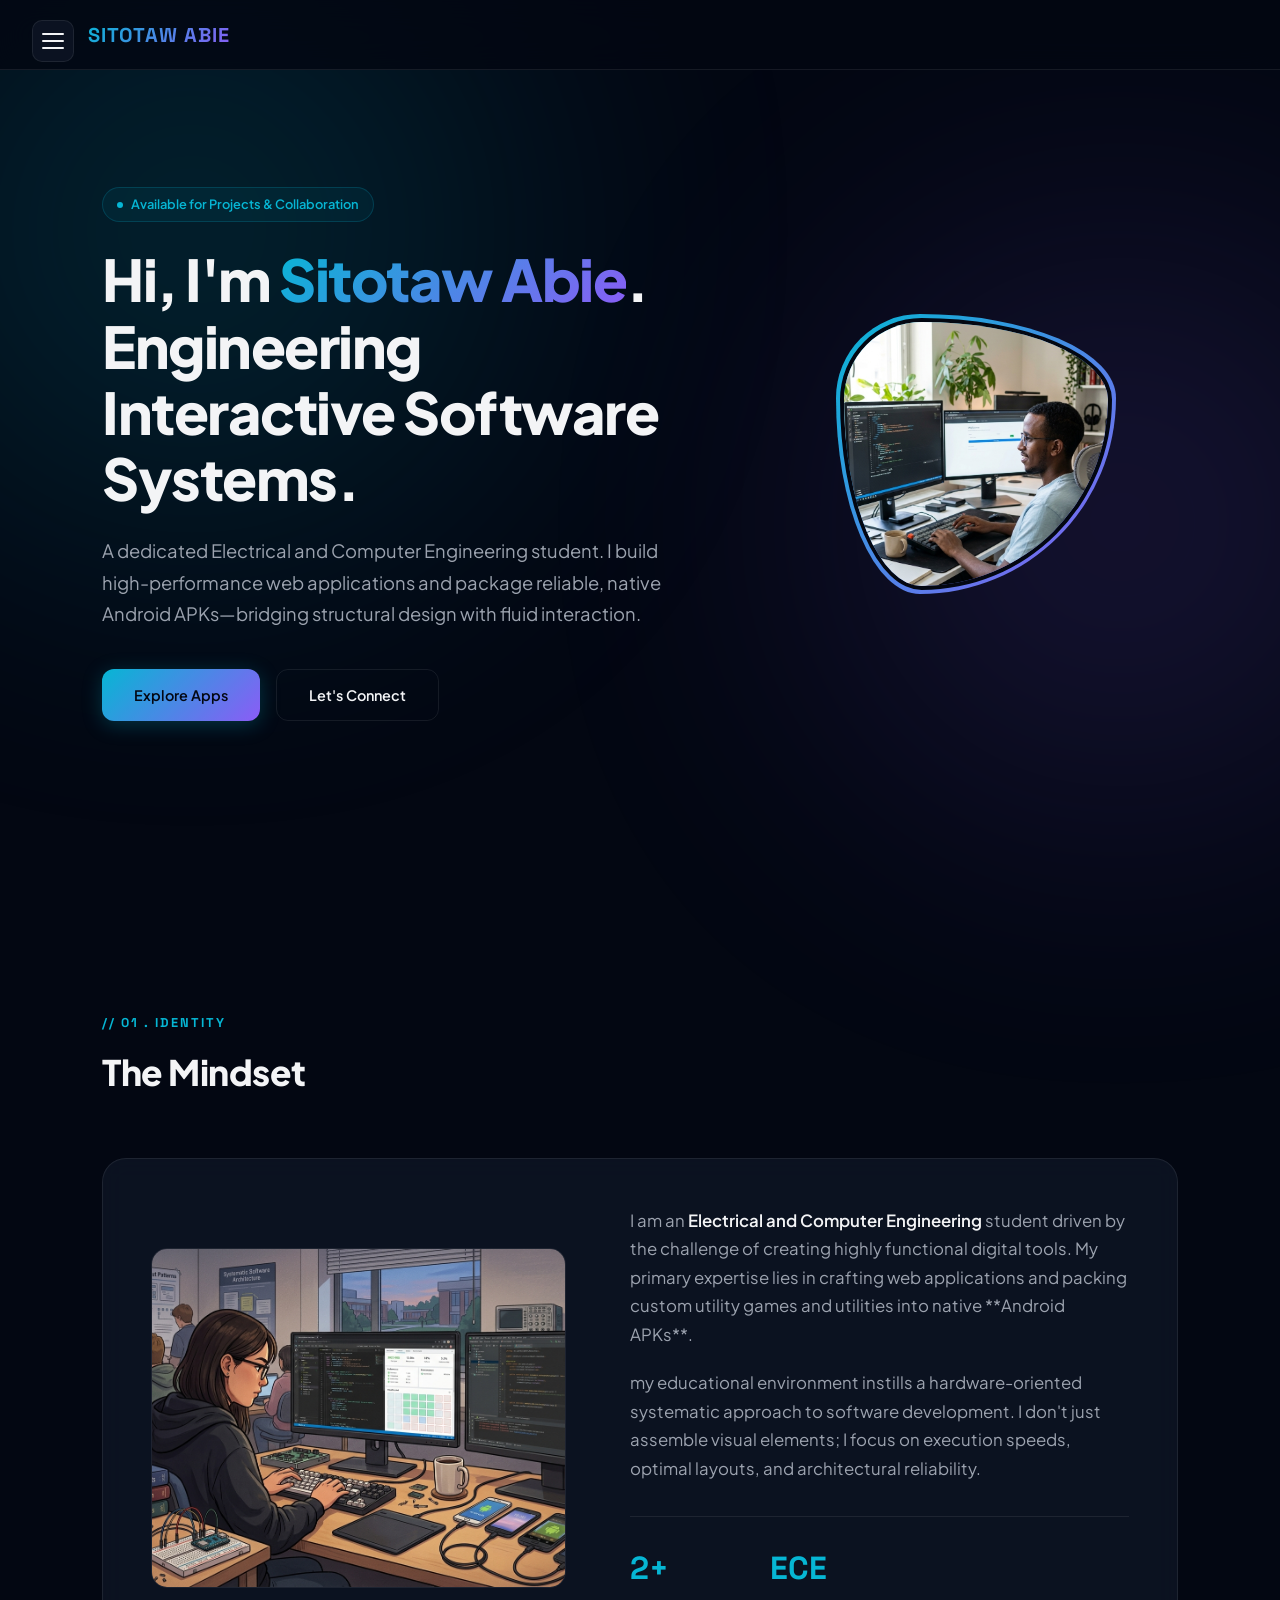
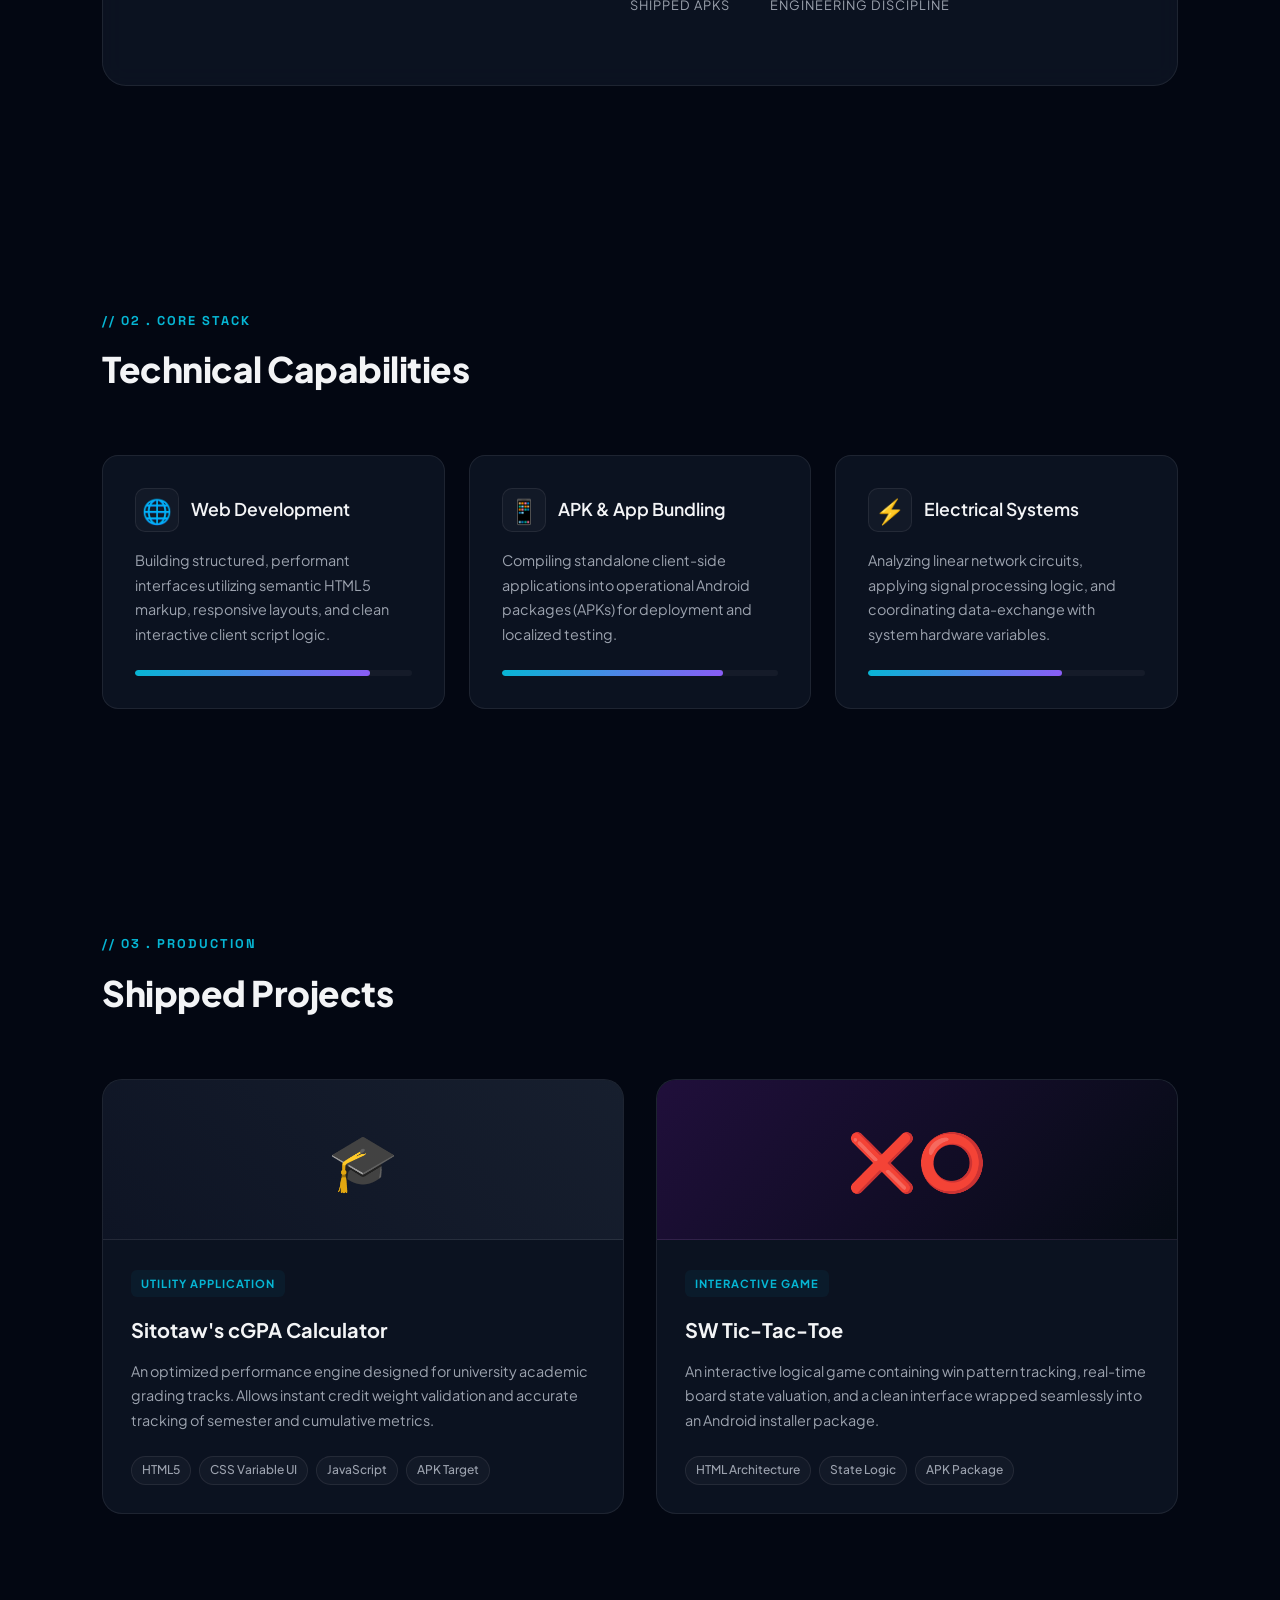
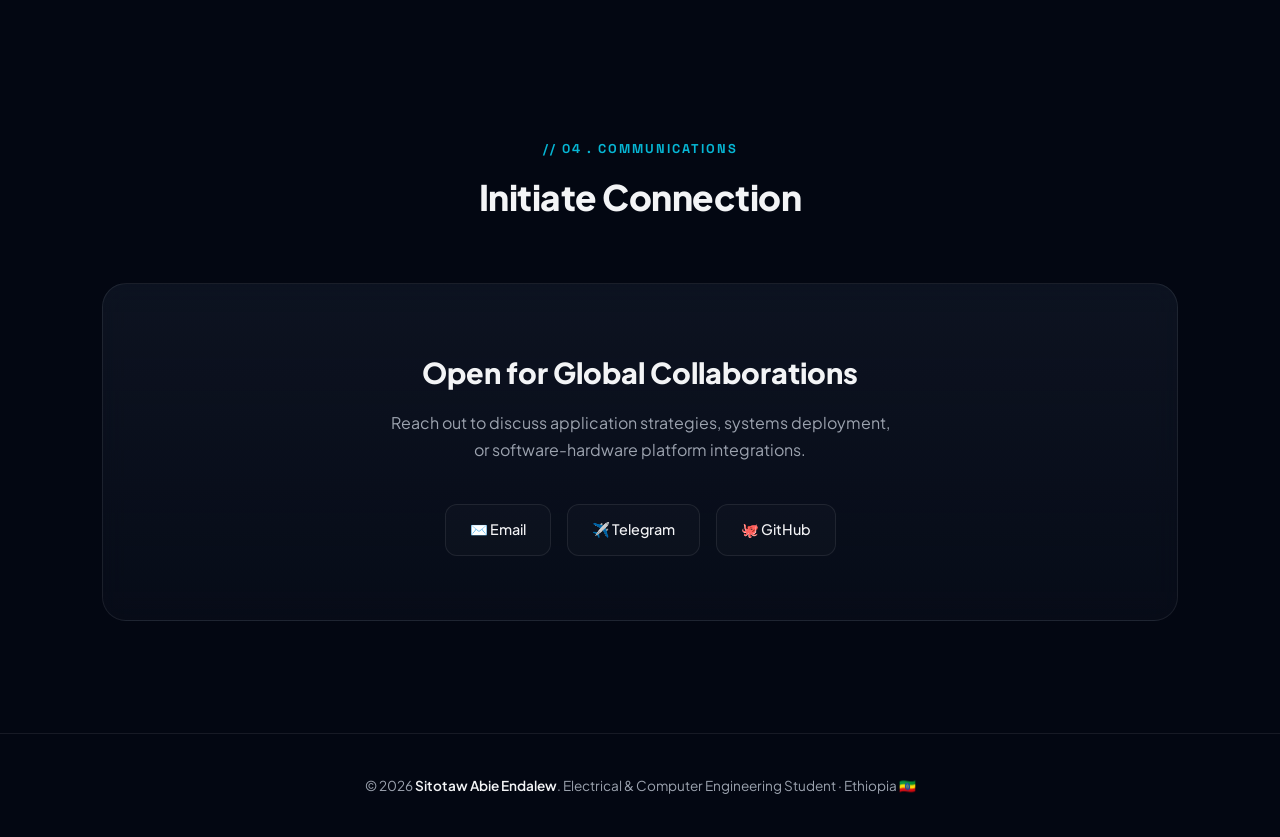
<file: index.html>
<!DOCTYPE html>
<html lang="en">
<head>
<meta charset="UTF-8">
<meta name="viewport" content="width=device-width, initial-scale=1.0">
<title>Sitotaw Abie Endalew – Portfolio</title>
<link href="https://fonts.googleapis.com/css2?family=Plus+Jakarta+Sans:wght@300;400;500;600;700;800&family=Space+Grotesk:wght@400;700&display=swap" rel="stylesheet">
<style>
  *, *::before, *::after { box-sizing: border-box; margin: 0; padding: 0; }
  
  :root {
    --bg: #030712;
    --surface: rgba(17, 24, 39, 0.7);
    --surface-hover: rgba(31, 41, 55, 0.8);
    --border: rgba(255, 255, 255, 0.08);
    --border-active: rgba(6, 182, 212, 0.3);
    --text: #f3f4f6;
    --muted: #9ca3af;
    --cyan: #06b6d4;
    --violet: #8b5cf6;
    --gradient: linear-gradient(135deg, #06b6d4 0%, #8b5cf6 100%);
  }

  html { scroll-behavior: smooth; }
  body { 
    font-family: 'Plus Jakarta Sans', sans-serif; 
    background: var(--bg); 
    color: var(--text); 
    overflow-x: hidden; 
    line-height: 1.7;
  }

  /* Decorative Ambient Glow Orbs */
  .orb {
    position: fixed;
    border-radius: 50%;
    filter: blur(140px);
    opacity: 0.15;
    z-index: 0;
    pointer-events: none;
  }
  .orb-1 { top: -10%; left: -10%; width: 50vw; height: 50vw; background: var(--cyan); }
  .orb-2 { bottom: 10%; right: -10%; width: 45vw; height: 45vw; background: var(--violet); }

  /* TOP HEADER NAVIGATION */
  header {
    position: fixed;
    top: 0; left: 0; right: 0;
    height: 70px;
    background: rgba(3, 7, 18, 0.8);
    backdrop-filter: blur(16px);
    -webkit-backdrop-filter: blur(16px);
    border-bottom: 1px solid var(--border);
    display: flex;
    align-items: center;
    justify-content: space-between;
    padding: 0 2rem;
    z-index: 90;
  }

  .brand {
    font-family: 'Space Grotesk', sans-serif;
    font-weight: 700;
    font-size: 1.25rem;
    letter-spacing: 1px;
    background: var(--gradient);
    -webkit-background-clip: text;
    -webkit-text-fill-color: transparent;
    margin-left: 3.5rem; /* Leaves space for the menu button */
  }

  /* SIDE NAV / DRAWER */
  .menu-btn {
    position: fixed;
    top: 20px;
    left: 2rem;
    z-index: 110;
    background: var(--surface);
    border: 1px solid var(--border);
    width: 42px;
    height: 42px;
    border-radius: 10px;
    cursor: pointer;
    display: flex;
    flex-direction: column;
    justify-content: center;
    align-items: center;
    gap: 5px;
    transition: all 0.3s;
  }
  .menu-btn:hover {
    border-color: var(--cyan);
    background: var(--surface-hover);
  }
  .menu-btn span {
    display: block;
    width: 22px;
    height: 2px;
    background: var(--text);
    border-radius: 2px;
    transition: transform 0.3s, opacity 0.3s;
  }
  
  /* Sidebar active state transformations for menu button */
  .menu-btn.active span:nth-child(1) { transform: translateY(7px) rotate(45deg); }
  .menu-btn.active span:nth-child(2) { opacity: 0; }
  .menu-btn.active span:nth-child(3) { transform: translateY(-7px) rotate(-45deg); }

  .sidebar {
    position: fixed;
    top: 0; left: -280px;
    width: 280px;
    height: 100vh;
    background: rgba(7, 11, 22, 0.95);
    backdrop-filter: blur(20px);
    -webkit-backdrop-filter: blur(20px);
    border-right: 1px solid var(--border);
    z-index: 100;
    padding-top: 90px;
    transition: left 0.4s cubic-bezier(0.16, 1, 0.3, 1);
  }
  .sidebar.open { left: 0; }

  .sidebar-links { list-style: none; padding: 0 1.5rem; }
  .sidebar-links li { margin-bottom: 0.75rem; }
  .sidebar-links a {
    display: flex;
    align-items: center;
    padding: 0.85rem 1.25rem;
    color: var(--muted);
    text-decoration: none;
    font-weight: 500;
    border-radius: 10px;
    transition: all 0.3s;
  }
  .sidebar-links a:hover {
    color: var(--cyan);
    background: rgba(6, 182, 212, 0.06);
    padding-left: 1.75rem;
  }

  .sidebar-overlay {
    position: fixed; inset: 0;
    background: rgba(0, 0, 0, 0.4);
    z-index: 95;
    opacity: 0; pointer-events: none;
    transition: opacity 0.4s;
  }
  .sidebar-overlay.active { opacity: 1; pointer-events: auto; }

  /* UNIVERSAL BUTTONS */
  .btn {
    display: inline-flex;
    align-items: center;
    justify-content: center;
    padding: 0.8rem 2rem;
    font-weight: 600;
    font-size: 0.9rem;
    border-radius: 12px;
    text-decoration: none;
    transition: all 0.3s cubic-bezier(0.4, 0, 0.2, 1);
    cursor: pointer;
  }
  .btn-filled {
    background: var(--gradient);
    color: #030712;
    box-shadow: 0 4px 20px rgba(6, 182, 212, 0.25);
  }
  .btn-filled:hover {
    transform: translateY(-2px);
    box-shadow: 0 6px 24px rgba(6, 182, 212, 0.4);
  }
  .btn-border {
    background: transparent;
    color: var(--text);
    border: 1px solid var(--border);
  }
  .btn-border:hover {
    border-color: var(--cyan);
    background: rgba(255, 255, 255, 0.02);
    transform: translateY(-2px);
  }

  /* SECTIONS STRUCTURING */
  section {
    position: relative;
    z-index: 1;
    padding: 7rem 2rem;
    max-width: 1140px;
    margin: 0 auto;
  }
  .section-hdr { margin-bottom: 3.5rem; }
  .section-tag {
    font-family: 'Space Grotesk', sans-serif;
    color: var(--cyan);
    font-size: 0.8rem;
    text-transform: uppercase;
    letter-spacing: 2px;
    font-weight: 700;
    margin-bottom: 0.5rem;
  }
  .section-title { font-size: 2.2rem; font-weight: 800; letter-spacing: -0.5px; }

  /* HERO SECTION */
  .hero {
    min-height: 100vh;
    display: flex;
    align-items: center;
    justify-content: center;
    padding-top: 120px;
  }
  .hero-grid {
    display: grid;
    grid-template-columns: 1.2fr 0.8fr;
    gap: 4rem;
    align-items: center;
  }
  .hero-tagline {
    display: inline-flex;
    align-items: center;
    gap: 8px;
    background: rgba(6, 182, 212, 0.06);
    border: 1px solid rgba(6, 182, 212, 0.2);
    padding: 6px 14px;
    border-radius: 30px;
    font-size: 0.8rem;
    font-weight: 600;
    color: var(--cyan);
    margin-bottom: 1.5rem;
  }
  .hero-tagline::before {
    content: ''; width: 6px; height: 6px; background: var(--cyan); border-radius: 50%;
  }
  .hero-h1 {
    font-size: clamp(2.5rem, 4.5vw, 4rem);
    font-weight: 800;
    line-height: 1.15;
    letter-spacing: -1.5px;
    margin-bottom: 1.5rem;
  }
  .hero-h1 span {
    background: var(--gradient);
    -webkit-background-clip: text;
    -webkit-text-fill-color: transparent;
  }
  .hero-p { font-size: 1.15rem; color: var(--muted); max-width: 580px; margin-bottom: 2.5rem; }
  .hero-actions { display: flex; gap: 1rem; }

  .hero-visual { display: flex; justify-content: center; position: relative; }
  .avatar-frame {
    position: relative;
    width: 280px; height: 280px;
    border-radius: 30% 70% 70% 30% / 30% 30% 70% 70%;
    background: var(--gradient);
    animation: morphing 8s ease-in-out infinite alternate;
    padding: 4px;
  }
  .avatar-img {
    width: 100%; height: 100%;
    object-fit: cover;
    border-radius: inherit;
    background: var(--bg);
    border: 4px solid var(--bg);
  }
  @keyframes morphing {
    0% { border-radius: 30% 70% 70% 30% / 30% 30% 70% 70%; }
    100% { border-radius: 65% 35% 45% 55% / 60% 38% 62% 40%; }
  }

  /* ABOUT SECTION */
  .about-wrap {
    background: var(--surface);
    border: 1px solid var(--border);
    border-radius: 24px;
    padding: 3rem;
    backdrop-filter: blur(12px);
    -webkit-backdrop-filter: blur(12px);
    display: grid;
    grid-template-columns: 1fr 1.2fr;
    gap: 4rem;
    align-items: center;
  }
  .about-showcase img {
    width: 100%;
    height: 340px;
    object-fit: cover;
    border-radius: 16px;
    border: 1px solid var(--border);
  }
  .about-bio p { color: var(--muted); margin-bottom: 1.25rem; font-size: 1.05rem; }
  .about-bio strong { color: var(--text); font-weight: 600; }
  
  .metric-strip {
    display: flex; gap: 2.5rem; margin-top: 2rem; border-top: 1px solid var(--border); padding-top: 1.5rem;
  }
  .metric h4 { font-family: 'Space Grotesk', sans-serif; font-size: 2rem; font-weight: 700; color: var(--cyan); }
  .metric p { font-size: 0.8rem; color: var(--muted); text-transform: uppercase; letter-spacing: 1px; }

  /* SKILLS SECTION */
  .skills-grid {
    display: grid;
    grid-template-columns: repeat(auto-fit, minmax(300px, 1fr));
    gap: 1.5rem;
  }
  .skill-node {
    background: var(--surface);
    border: 1px solid var(--border);
    border-radius: 16px;
    padding: 2rem;
    transition: all 0.3s;
  }
  .skill-node:hover {
    border-color: var(--border-active);
    background: var(--surface-hover);
    transform: translateY(-2px);
  }
  .skill-header { display: flex; align-items: center; gap: 12px; margin-bottom: 1rem; }
  .skill-icon {
    font-size: 1.5rem;
    width: 44px; height: 44px;
    background: rgba(255,255,255,0.03);
    border: 1px solid var(--border);
    border-radius: 10px;
    display: flex; align-items: center; justify-content: center;
  }
  .skill-title { font-size: 1.1rem; font-weight: 600; }
  .skill-body { font-size: 0.9rem; color: var(--muted); margin-bottom: 1.5rem; }
  
  .progress-track { height: 6px; background: rgba(255,255,255,0.04); border-radius: 10px; overflow: hidden; }
  .progress-fill { height: 100%; background: var(--gradient); border-radius: 10px; }

  /* PROJECTS SECTION */
  .project-masonry {
    display: grid;
    grid-template-columns: repeat(auto-fit, minmax(340px, 1fr));
    gap: 2rem;
  }
  .project-vault {
    background: var(--surface);
    border: 1px solid var(--border);
    border-radius: 20px;
    overflow: hidden;
    transition: all 0.4s cubic-bezier(0.16, 1, 0.3, 1);
  }
  .project-vault:hover {
    transform: translateY(-6px);
    border-color: var(--border-active);
    box-shadow: 0 20px 40px rgba(0,0,0,0.3);
  }
  .project-banner {
    height: 160px;
    background: linear-gradient(45deg, rgba(17,24,39,0.6), rgba(31,41,55,0.6));
    display: flex; align-items: center; justify-content: center;
    font-size: 3.5rem;
    border-bottom: 1px solid var(--border);
  }
  .project-meta { padding: 1.75rem; }
  .project-label {
    display: inline-block;
    font-size: 0.7rem;
    font-weight: 700;
    text-transform: uppercase;
    letter-spacing: 1px;
    color: var(--cyan);
    background: rgba(6, 182, 212, 0.06);
    padding: 4px 10px;
    border-radius: 6px;
    margin-bottom: 1rem;
  }
  .project-heading { font-size: 1.25rem; font-weight: 700; margin-bottom: 0.75rem; }
  .project-summary { font-size: 0.9rem; color: var(--muted); min-height: 70px; margin-bottom: 1.5rem; }
  
  .stack-row { display: flex; flex-wrap: wrap; gap: 0.5rem; }
  .stack-pill {
    font-size: 0.75rem;
    font-weight: 500;
    color: var(--muted);
    background: rgba(255,255,255,0.03);
    border: 1px solid var(--border);
    padding: 3px 10px;
    border-radius: 30px;
  }

  /* CONTACT SECTION */
  .contact-card {
    background: linear-gradient(180deg, var(--surface) 0%, rgba(17,24,39,0.3) 100%);
    border: 1px solid var(--border);
    border-radius: 24px;
    padding: 4rem 2rem;
    text-align: center;
    backdrop-filter: blur(12px);
    -webkit-backdrop-filter: blur(12px);
  }
  .contact-card h3 { font-size: 1.8rem; font-weight: 800; margin-bottom: 0.75rem; }
  .contact-card p { color: var(--muted); max-width: 500px; margin: 0 auto 2.5rem; }
  
  .hub-links { display: flex; gap: 1rem; justify-content: center; flex-wrap: wrap; }
  .hub-btn {
    display: inline-flex; align-items: center; gap: 10px;
    padding: 0.8rem 1.5rem;
    background: rgba(255,255,255,0.02);
    border: 1px solid var(--border);
    border-radius: 12px;
    color: var(--text);
    text-decoration: none;
    font-size: 0.9rem;
    font-weight: 500;
    transition: all 0.3s;
  }
  .hub-btn:hover {
    border-color: var(--cyan);
    color: var(--cyan);
    background: rgba(6, 182, 212, 0.04);
    transform: translateY(-2px);
  }

  footer {
    text-align: center;
    padding: 2.5rem 2rem;
    color: var(--muted);
    font-size: 0.85rem;
    border-top: 1px solid var(--border);
  }
  footer span { color: var(--text); font-weight: 600; }

  /* RESPONSIVE BREAKPOINTS */
  @media (max-width: 968px) {
    .hero-grid { grid-template-columns: 1fr; gap: 3rem; text-align: center; }
    .hero-p { margin-left: auto; margin-right: auto; }
    .hero-actions { justify-content: center; }
    .hero-visual { order: -1; }
    .about-wrap { grid-template-columns: 1fr; gap: 2.5rem; }
    section { padding: 5rem 1.5rem; }
  }

  @media (max-width: 480px) {
    header { padding: 0 1rem; }
    .menu-btn { left: 1rem; }
    .brand { margin-left: 2.8rem; font-size: 1.1rem; }
    .hero-actions { flex-direction: column; }
    .hub-links { flex-direction: column; }
  }
</style>
</head>
<body>

<div class="orb orb-1"></div>
<div class="orb orb-2"></div>

<header>
  <div class="brand">SITOTAW ABIE</div>
</header>

<!-- NAVIGATION MENU BUTTON -->
<button class="menu-btn" id="menuBtn" aria-label="Toggle Menu">
  <span></span>
  <span></span>
  <span></span>
</button>

<!-- SLIDE-OUT DRAWER -->
<div class="sidebar" id="sidebar">
  <ul class="sidebar-links">
    <li><a href="#home" class="menu-item">Home</a></li>
    <li><a href="#about" class="menu-item">About Me</a></li>
    <li><a href="#skills" class="menu-item">My Skills</a></li>
    <li><a href="#projects" class="menu-item">Projects</a></li>
    <li><a href="#contact" class="menu-item">Contact</a></li>
  </ul>
</div>
<div class="sidebar-overlay" id="overlay"></div>

<!-- HERO INTRO -->
<section id="home" class="hero">
  <div class="hero-grid">
    <div class="hero-intro">
      <div class="hero-tagline">Available for Projects & Collaboration</div>
      <h1 class="hero-h1">Hi, I'm <span>Sitotaw Abie</span>. Engineering Interactive Software Systems.</h1>
      <p class="hero-p">A dedicated Electrical and Computer Engineering student. I build high-performance web applications and package reliable, native Android APKs—bridging structural design with fluid interaction.</p>
      <div class="hero-actions">
        <a href="#projects" class="btn btn-filled">Explore Apps</a>
        <a href="#contact" class="btn btn-border">Let's Connect</a>
      </div>
    </div>
    <div class="hero-visual">
      <div class="avatar-frame">
        <img class="avatar-img" src="photo.png" alt="Sitotaw Abie Endalew Profile Image">
      </div>
    </div>
  </div>
</section>

<!-- ABOUT PROFILE -->
<section id="about">
  <div class="section-hdr">
    <p class="section-tag">// 01 . Identity</p>
    <h2 class="section-title">The Mindset</h2>
  </div>
  <div class="about-wrap">
    <div class="about-showcase">
      <img class="Illustration-img" src="workplace.png" alt="Workplace Illustration">
    </div>
    <div class="about-bio">
      <p>I am an <strong>Electrical and Computer Engineering</strong> student driven by the challenge of creating highly functional digital tools. My primary expertise lies in crafting web applications and packing custom utility games and utilities into native **Android APKs**.</p>
      <p>my educational environment instills a hardware-oriented systematic approach to software development. I don't just assemble visual elements; I focus on execution speeds, optimal layouts, and architectural reliability.</p>
      <div class="metric-strip">
        <div class="metric">
          <h4>2+</h4>
          <p>Shipped APKs</p>
        </div>
        <div class="metric">
          <h4>ECE</h4>
          <p>Engineering Discipline</p>
        </div>
      </div>
    </div>
  </div>
</section>

<!-- SKILLS INDEX -->
<section id="skills">
  <div class="section-hdr">
    <p class="section-tag">// 02 . Core Stack</p>
    <h2 class="section-title">Technical Capabilities</h2>
  </div>
  <div class="skills-grid">
    <div class="skill-node">
      <div class="skill-header">
        <div class="skill-icon">🌐</div>
        <h3 class="skill-title">Web Development</h3>
      </div>
      <p class="skill-body">Building structured, performant interfaces utilizing semantic HTML5 markup, responsive layouts, and clean interactive client script logic.</p>
      <div class="progress-track"><div class="progress-fill" style="width: 85%"></div></div>
    </div>
    <div class="skill-node">
      <div class="skill-header">
        <div class="skill-icon">📱</div>
        <h3 class="skill-title">APK & App Bundling</h3>
      </div>
      <p class="skill-body">Compiling standalone client-side applications into operational Android packages (APKs) for deployment and localized testing.</p>
      <div class="progress-track"><div class="progress-fill" style="width: 80%"></div></div>
    </div>
    <div class="skill-node">
      <div class="skill-header">
        <div class="skill-icon">⚡</div>
        <h3 class="skill-title">Electrical Systems</h3>
      </div>
      <p class="skill-body">Analyzing linear network circuits, applying signal processing logic, and coordinating data-exchange with system hardware variables.</p>
      <div class="progress-track"><div class="progress-fill" style="width: 70%"></div></div>
    </div>
  </div>
</section>

<!-- PROJECTS PORTFOLIO -->
<section id="projects">
  <div class="section-hdr">
    <p class="section-tag">// 03 . Production</p>
    <h2 class="section-title">Shipped Projects</h2>
  </div>
  <div class="project-masonry">
   <!-- Project 1 (UPDATED WITH DIRECT LINK TO ScGPA.html) -->
<a href="ScGPA.html" target="_blank" style="text-decoration: none; color: inherit;">
  <div class="project-vault">
    <div class="project-banner proj-calc">🎓</div>
    <div class="project-meta">
      <span class="project-label">Utility Application</span>
      <h3 class="project-heading">Sitotaw's cGPA Calculator</h3>
      <p class="project-summary">An optimized performance engine designed for university academic grading tracks. Allows instant credit weight validation and accurate tracking of semester and cumulative metrics.</p>
      <div class="stack-row">
        <span class="stack-pill">HTML5</span>
        <span class="stack-pill">CSS Variable UI</span>
        <span class="stack-pill">JavaScript</span>
        <span class="stack-pill">APK Target</span>
      </div>
    </div>
  </div>
</a>
<!-- Wrapped with direct link pointing to your game file -->
<a href="tictac.html" target="_blank" style="text-decoration: none; color: inherit;">
  <div class="project-vault">
    <div class="project-banner" style="background: linear-gradient(135deg, #200f3b 0%, #050b14 100%);">❌⭕</div>
    <div class="project-meta">
      <span class="project-label">Interactive Game</span>
      <h3 class="project-heading">SW Tic-Tac-Toe</h3>
      <p class="project-summary">An interactive logical game containing win pattern tracking, real-time board state valuation, and a clean interface wrapped seamlessly into an Android installer package.</p>
      <div class="stack-row">
        <span class="stack-pill">HTML Architecture</span>
        <span class="stack-pill">State Logic</span>
        <span class="stack-pill">APK Package</span>
      </div>
    </div>
  </div>
</a>
        </div>
      </div>
    </div>

  </div>
</section>

<!-- CONTACT GATEWAY -->
<section id="contact">
  <div class="section-hdr" style="text-align: center;">
    <p class="section-tag">// 04 . Communications</p>
    <h2 class="section-title">Initiate Connection</h2>
  </div>
  <div class="contact-card">
    <h3>Open for Global Collaborations</h3>
    <p>Reach out to discuss application strategies, systems deployment, or software-hardware platform integrations.</p>
    <div class="hub-links">
      <a href="mailto:sitotawabieendalew@gmail.com" class="hub-btn">✉️ Email</a>
      <a href="https://t.me/sitotawabie" target="_blank" class="hub-btn">✈️ Telegram</a>
      <a href="https://github.com/sitotaw20" target="_blank" class="hub-btn">🐙 GitHub</a>
    </div>
  </div>
</section>

<footer>
  <p>&copy; 2026 <span>Sitotaw Abie Endalew</span>. Electrical &amp; Computer Engineering Student · Ethiopia 🇪🇹</p>
</footer>

<script>
  // Drawer Element Interactivities
  const menuBtn = document.getElementById('menuBtn');
  const sidebar = document.getElementById('sidebar');
  const overlay = document.getElementById('overlay');
  const menuItems = document.querySelectorAll('.menu-item');

  function toggleMenu() {
    menuBtn.classList.toggle('active');
    sidebar.classList.toggle('open');
    overlay.classList.toggle('active');
  }

  menuBtn.addEventListener('click', toggleMenu);
  overlay.addEventListener('click', toggleMenu);

  // Auto-close menu when link item is selected
  menuItems.forEach(item => {
    item.addEventListener('click', () => {
      if(sidebar.classList.contains('open')) toggleMenu();
    });
  });
 // ==========================================
// SW TIC-TAC-TOE POPUP MODAL LOGIC
// ==========================================
const gameModal = document.getElementById('gameModal');
const openGameBtn = document.getElementById('openGame');
const closeModalBtn = document.getElementById('closeModal');

// Open the game window when clicking the project card
if (openGameBtn && gameModal) {
  openGameBtn.addEventListener('click', () => {
    gameModal.classList.add('show');
    document.body.style.overflow = 'hidden'; // Stop background scrolling
  });
}

// Close the game window when clicking the tiny 'X' button
if (closeModalBtn && gameModal) {
  closeModalBtn.addEventListener('click', () => {
    gameModal.classList.remove('show');
    document.body.style.overflow = ''; // Restore portfolio scrolling
  });
}

// Close the game if the user clicks anywhere outside the game box
window.addEventListener('click', (e) => {
  if (gameModal && e.target === gameModal) {
    gameModal.classList.remove('show');
    document.body.style.overflow = '';
  }
});
</script>
</body>
</html>
</file>
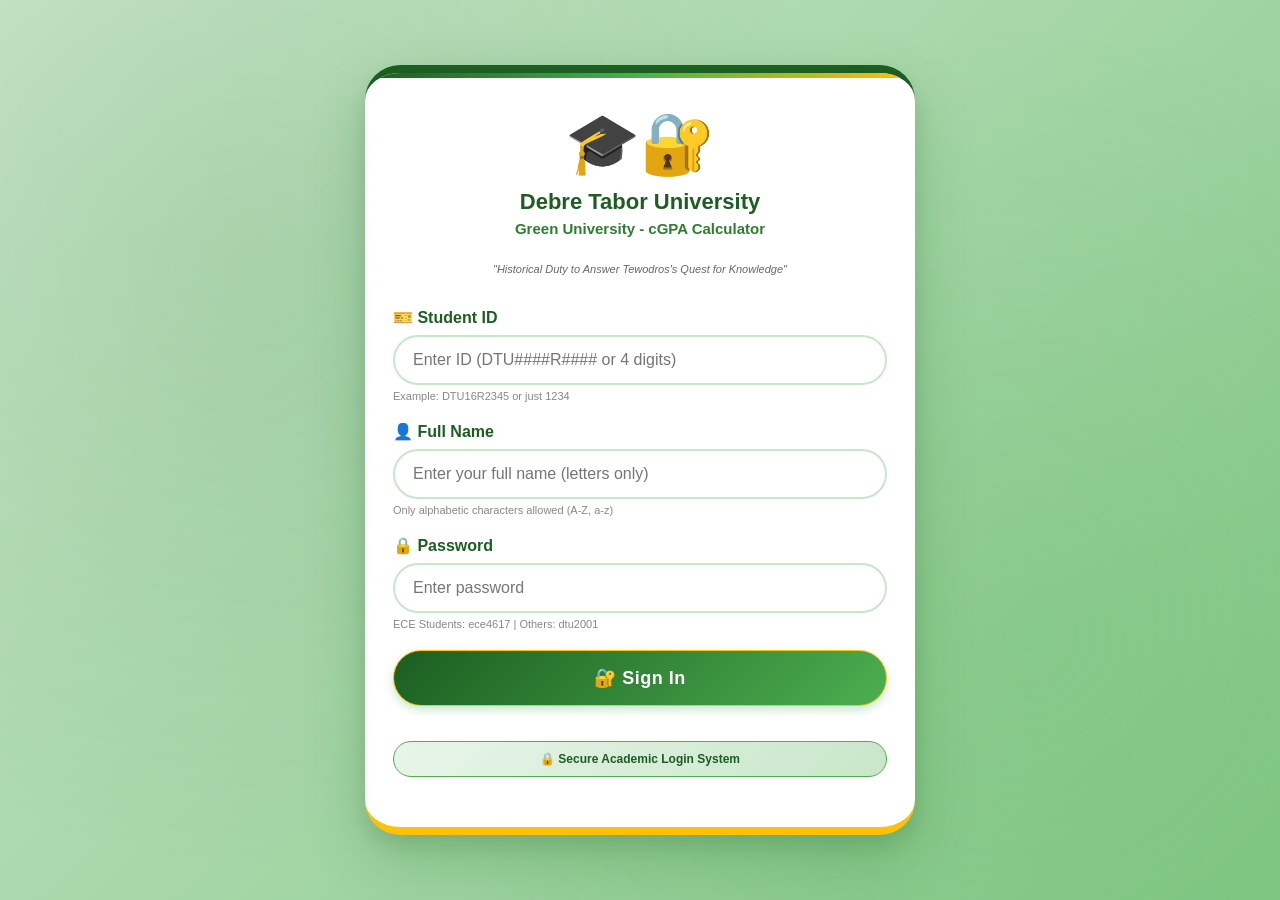
<file: ScGPA.html>
<!DOCTYPE html>
<html lang="en">
<head>
    <meta charset="UTF-8">
    <meta name="viewport" content="width=device-width, initial-scale=1.0">
    <title>Sitotaw's cGPA Calculator - Debre Tabor University</title>
    <style>
        /* ==================== GLOBAL STYLES ==================== */
        * {
            margin: 0;
            padding: 0;
            box-sizing: border-box;
            font-family: 'Segoe UI', 'Roboto', sans-serif;
        }

        body {
            background: linear-gradient(135deg, #C8E6C9 0%, #A5D6A7 50%, #81C784 100%);
            background-attachment: fixed;
            min-height: 100vh;
            display: flex;
            justify-content: center;
            align-items: center;
            padding: 20px;
            position: relative;
        }

        body::before {
            content: '';
            position: fixed;
            top: 0;
            left: 0;
            width: 100%;
            height: 100%;
            background-image: 
                radial-gradient(circle at 20% 30%, rgba(27, 94, 32, 0.1) 0%, transparent 50%),
                radial-gradient(circle at 80% 70%, rgba(76, 175, 80, 0.15) 0%, transparent 50%);
            pointer-events: none;
            z-index: -1;
        }

        #loginPage, #welcomePage, #ecePage, #allStudentsPage {
            background: white;
            border-radius: 35px;
            box-shadow: 0 25px 60px rgba(0, 100, 0, 0.2), 0 10px 25px rgba(0, 0, 0, 0.1);
            padding: 35px 28px;
            max-width: 550px;
            width: 100%;
            border-top: 8px solid #1B5E20;
            border-bottom: 8px solid #FFC107;
            position: relative;
            overflow: hidden;
        }

        #loginPage::before, #welcomePage::before, #ecePage::before, #allStudentsPage::before {
            content: '';
            position: absolute;
            top: 0;
            left: 0;
            right: 0;
            height: 5px;
            background: linear-gradient(90deg, #1B5E20 0%, #4CAF50 50%, #FFC107 100%);
        }

        /* ==================== LOGIN PAGE ==================== */
        .university-logo {
            font-size: 60px;
            margin-bottom: 10px;
            animation: pulse 2s infinite;
        }

        @keyframes pulse {
            0%, 100% { transform: scale(1); }
            50% { transform: scale(1.05); }
        }

        @keyframes shake {
            0%, 100% { transform: translateX(0); }
            25% { transform: translateX(-10px); }
            50% { transform: translateX(10px); }
            75% { transform: translateX(-10px); }
        }

        .subtitle {
            color: #2E7D32;
            font-size: 15px;
            font-weight: 600;
            margin-top: 5px;
        }

        .motto-mini {
            color: #666;
            font-size: 11px;
            font-style: italic;
            margin-top: 8px;
            line-height: 1.4;
            padding: 0 15px;
        }

        .security-notice {
            text-align: center;
            background: linear-gradient(135deg, #E8F5E9 0%, #C8E6C9 100%);
            padding: 10px;
            border-radius: 20px;
            margin: 15px 0;
            font-size: 12px;
            color: #1B5E20;
            font-weight: 600;
            border: 1px solid #4CAF50;
        }

        .login-header {
            text-align: center;
            margin-bottom: 30px;
        }

        .login-header h2 {
            color: #1B5E20;
            font-size: 22px;
            margin-bottom: 5px;
        }

        .login-form {
            margin-bottom: 20px;
        }

        .input-group {
            margin-bottom: 20px;
        }

        .input-group label {
            display: block;
            color: #1B5E20;
            font-weight: 600;
            margin-bottom: 8px;
        }

        .input-group input {
            width: 100%;
            padding: 14px 18px;
            border-radius: 50px;
            border: 2px solid #c8e6c9;
            font-size: 16px;
            outline: none;
            transition: border 0.3s;
        }

        .input-group input:focus {
            border-color: #1B5E20;
            box-shadow: 0 0 0 3px rgba(27, 94, 32, 0.1);
        }

        .input-group input.invalid {
            border-color: #F44336;
            animation: shake 0.5s ease-in-out;
        }

        .login-btn {
            width: 100%;
            padding: 16px;
            background: linear-gradient(135deg, #1B5E20 0%, #4CAF50 100%);
            color: white;
            border: none;
            border-radius: 50px;
            font-size: 18px;
            font-weight: 700;
            cursor: pointer;
            border: 1px solid #FFC107;
            margin-bottom: 15px;
            transition: all 0.3s ease;
        }

        .login-btn:hover {
            background: linear-gradient(135deg, #0d3b10 0%, #388E3C 100%);
            transform: translateY(-2px);
            box-shadow: 0 6px 15px rgba(27, 94, 32, 0.4);
        }

        .error-message {
            color: #C62828;
            text-align: left;
            margin-top: 10px;
            font-size: 13px;
            line-height: 1.6;
            display: none;
            background: linear-gradient(135deg, #FFEBEE 0%, #FFCDD2 100%);
            padding: 15px 18px;
            border-radius: 15px;
            border-left: 5px solid #F44336;
            box-shadow: 0 4px 12px rgba(244, 67, 54, 0.15);
        }

        /* ==================== UNIVERSITY HEADER ==================== */
        .university-header {
            text-align: center;
            margin-bottom: 30px;
            padding: 25px 15px;
            background: linear-gradient(135deg, #E8F5E9 0%, #C8E6C9 100%);
            border-radius: 25px;
            border: 2px solid #4CAF50;
            position: relative;
            overflow: hidden;
        }

        .university-header::before {
            content: '🎓';
            position: absolute;
            top: -15px;
            right: -15px;
            font-size: 80px;
            opacity: 0.08;
        }

        .university-seal {
            width: 80px;
            height: 80px;
            margin: 0 auto 15px;
            background: linear-gradient(135deg, #1B5E20 0%, #4CAF50 100%);
            border-radius: 50%;
            display: flex;
            align-items: center;
            justify-content: center;
            font-size: 36px;
            box-shadow: 0 6px 16px rgba(27, 94, 32, 0.3);
            border: 4px solid #FFC107;
        }

        .university-header h1 {
            color: #1B5E20;
            font-size: 24px;
            font-weight: 800;
            text-transform: uppercase;
            letter-spacing: 2px;
            margin-bottom: 12px;
            text-shadow: 0 2px 4px rgba(0,0,0,0.05);
        }

        .university-header .motto {
            color: #2E7D32;
            font-size: 12px;
            font-style: italic;
            line-height: 1.6;
            margin-bottom: 12px;
            padding: 0 15px;
            font-weight: 500;
        }

        .university-header .tagline {
            color: white;
            background: linear-gradient(135deg, #1B5E20 0%, #2E7D32 100%);
            display: inline-block;
            padding: 8px 25px;
            border-radius: 50px;
            font-size: 14px;
            font-weight: 700;
            letter-spacing: 3px;
            border: 2px solid #FFC107;
            box-shadow: 0 4px 12px rgba(27, 94, 32, 0.2);
            text-transform: uppercase;
        }

        .user-welcome {
            text-align: center;
            margin-bottom: 15px;
            color: #1B5E20;
            font-weight: 600;
        }

        .logout-btn {
            background: #757575;
            color: white;
            border: none;
            padding: 8px 20px;
            border-radius: 30px;
            font-size: 14px;
            cursor: pointer;
            margin-top: 5px;
            transition: all 0.3s ease;
        }

        .logout-btn:hover {
            background: #424242;
        }

        h2 {
            color: #1B5E20;
            font-size: 26px;
            font-weight: 700;
            text-align: center;
            margin-bottom: 10px;
        }

        h3 {
            color: #2E7D32;
            font-size: 18px;
            text-align: center;
            margin-bottom: 20px;
            font-weight: 500;
        }

        p {
            color: #555;
            text-align: center;
            margin-bottom: 25px;
            font-size: 16px;
        }

        /* ==================== BUTTONS ==================== */
        .button-container {
            display: flex;
            flex-direction: column;
            gap: 15px;
            margin-top: 30px;
        }

        button {
            background: #4CAF50;
            color: white;
            border: none;
            padding: 16px 25px;
            font-size: 16px;
            font-weight: 600;
            border-radius: 50px;
            cursor: pointer;
            transition: all 0.3s ease;
            box-shadow: 0 4px 10px rgba(76, 175, 80, 0.3);
            border: 1px solid #FFC107;
            letter-spacing: 0.5px;
        }

        button:hover {
            background: #1B5E20;
            transform: translateY(-2px);
            box-shadow: 0 6px 15px rgba(27, 94, 32, 0.4);
        }

        #eceStudentBtn {
            background: linear-gradient(135deg, #1B5E20 0%, #4CAF50 100%);
            font-size: 18px;
        }

        #allStudentBtn {
            background: linear-gradient(135deg, #2E7D32 0%, #66BB6A 100%);
            font-size: 18px;
        }

        #backFromEceBtn, #backFromAllBtn, #logoutFromWelcomeBtn {
            background: #757575;
            box-shadow: none;
            margin-top: 20px;
            border: 1px solid #9E9E9E;
        }

        /* ==================== STREAM SELECTOR ==================== */
        .stream-selector {
            background: linear-gradient(135deg, #FFF9C4 0%, #FFF59D 100%);
            padding: 25px;
            border-radius: 20px;
            margin: 25px 0;
            border: 3px solid #FFC107;
            text-align: center;
        }

        .stream-selector h3 {
            color: #F57F17;
            margin-bottom: 20px;
            font-size: 20px;
        }

        .stream-options {
            display: grid;
            grid-template-columns: repeat(auto-fit, minmax(200px, 1fr));
            gap: 15px;
            margin-top: 20px;
        }

        .stream-option {
            background: white;
            padding: 20px 15px;
            border-radius: 20px;
            cursor: pointer;
            border: 3px solid transparent;
            transition: all 0.3s ease;
            text-align: center;
        }

        .stream-option:hover {
            transform: translateY(-5px);
            box-shadow: 0 8px 20px rgba(0,0,0,0.15);
        }

        .stream-option.selected {
            border-color: #1B5E20;
            background: linear-gradient(135deg, #E8F5E9 0%, #C8E6C9 100%);
        }

        .stream-icon {
            font-size: 40px;
            margin-bottom: 10px;
        }

        .stream-name {
            font-weight: 700;
            color: #1B5E20;
            font-size: 14px;
            margin-bottom: 5px;
        }

        .stream-desc {
            font-size: 11px;
            color: #666;
        }

        /* ==================== ECE COURSES WITH SEMESTERS ==================== */
        #eceCourseList {
            max-height: 550px;
            overflow-y: auto;
            margin-bottom: 20px;
            padding: 10px;
        }

        .semester-container {
            margin-bottom: 20px;
            background: white;
            border-radius: 20px;
            overflow: hidden;
            box-shadow: 0 4px 12px rgba(0,0,0,0.08);
            border: 2px solid #E8F5E9;
        }

        .semester-header {
            background: linear-gradient(135deg, #1B5E20 0%, #2E7D32 100%);
            color: white;
            padding: 15px 20px;
            cursor: pointer;
            display: flex;
            justify-content: space-between;
            align-items: center;
            transition: all 0.3s ease;
            user-select: none;
        }

        .semester-header:hover {
            background: linear-gradient(135deg, #0D3B10 0%, #1B5E20 100%);
        }

        .semester-title {
            font-size: 16px;
            font-weight: 700;
            display: flex;
            align-items: center;
            gap: 10px;
        }

        .semester-stats {
            display: flex;
            gap: 15px;
            font-size: 13px;
            background: rgba(255,255,255,0.2);
            padding: 5px 15px;
            border-radius: 20px;
        }

        .semester-toggle {
            font-size: 24px;
            transition: transform 0.3s ease;
        }

        .semester-container.collapsed .semester-toggle {
            transform: rotate(-90deg);
        }

        .semester-content {
            max-height: 2000px;
            overflow: hidden;
            transition: max-height 0.5s ease;
        }

        .semester-container.collapsed .semester-content {
            max-height: 0;
        }

        .course-item {
            background: linear-gradient(135deg, #F8FFF8 0%, #F1F8E9 100%);
            padding: 12px 18px;
            margin: 8px;
            border-radius: 15px;
            border-left: 5px solid #4CAF50;
            display: flex;
            align-items: center;
            flex-wrap: wrap;
            gap: 12px;
            transition: all 0.3s ease;
        }

        .course-item:hover {
            transform: translateX(5px);
            box-shadow: 0 4px 12px rgba(76, 175, 80, 0.2);
        }

        .course-item input[type="checkbox"] {
            width: 22px;
            height: 22px;
            accent-color: #1B5E20;
            cursor: pointer;
        }

        .course-info {
            flex: 1;
            min-width: 200px;
        }

        .course-code {
            font-weight: 700;
            color: #1B5E20;
            font-size: 13px;
            margin-bottom: 3px;
        }

        .course-name {
            font-weight: 500;
            color: #333;
            font-size: 13px;
            line-height: 1.3;
        }

        .course-credit {
            background: linear-gradient(135deg, #FFC107 0%, #FFB300 100%);
            color: #1B5E20;
            padding: 6px 12px;
            border-radius: 20px;
            font-size: 12px;
            font-weight: 800;
            box-shadow: 0 2px 6px rgba(255, 193, 7, 0.3);
        }

        .course-credit.pass-fail {
            background: linear-gradient(135deg, #9E9E9E 0%, #757575 100%);
            color: white;
        }

        .course-item select {
            padding: 10px 14px;
            border-radius: 25px;
            border: 2px solid #4CAF50;
            background: white;
            font-size: 13px;
            color: #333;
            font-weight: 600;
            cursor: pointer;
            transition: all 0.3s ease;
            min-width: 140px;
        }

        .course-item select:focus {
            border-color: #1B5E20;
            outline: none;
        }

        .course-item select:disabled {
            opacity: 0.5;
            cursor: not-allowed;
        }

        /* Stream-specific colors */
        .stream-power .course-item { border-left-color: #F57C00; }
        .stream-computer .course-item { border-left-color: #1976D2; }
        .stream-communication .course-item { border-left-color: #7B1FA2; }
        .stream-control .course-item { border-left-color: #D32F2F; }

        /* ==================== ALL STUDENTS PAGE ==================== */
        .course-entry-form {
            background: #f1f8e9;
            padding: 20px 15px;
            border-radius: 20px;
            margin-bottom: 25px;
        }

        .course-entry-form label {
            display: block;
            color: #1B5E20;
            font-weight: 600;
            margin-bottom: 5px;
            margin-top: 10px;
        }

        .course-entry-form input,
        .course-entry-form select {
            width: 100%;
            padding: 12px 15px;
            border-radius: 30px;
            border: 2px solid #c8e6c9;
            font-size: 15px;
            outline: none;
            transition: border 0.3s;
        }

        #addCourseBtn {
            width: 100%;
            margin-top: 20px;
            background: #FFC107;
            color: #1B5E20;
            font-weight: 700;
        }

        #coursesTable {
            width: 100%;
            border-collapse: collapse;
            margin-bottom: 20px;
            background: white;
            border-radius: 15px;
            overflow: hidden;
            box-shadow: 0 4px 10px rgba(0,0,0,0.05);
        }

        #coursesTable thead {
            background: #1B5E20;
            color: white;
        }

        #coursesTable th {
            padding: 10px 5px;
            font-size: 12px;
            font-weight: 600;
        }

        #coursesTable td {
            padding: 8px 5px;
            text-align: center;
            border-bottom: 1px solid #e0e0e0;
            color: #333;
            font-size: 13px;
        }

        #coursesTable tbody tr:hover {
            background: #f1f8e9;
        }

        .delete-btn {
            background: #f44336;
            color: white;
            border: none;
            padding: 5px 10px;
            border-radius: 20px;
            font-size: 11px;
            cursor: pointer;
        }

        /* ==================== RESULTS DISPLAY ==================== */
        #eceResult, #allResult {
            background: linear-gradient(135deg, #1B5E20 0%, #2E7D32 100%);
            padding: 25px;
            border-radius: 25px;
            margin: 25px 0;
            text-align: center;
            border: 3px solid #FFC107;
            box-shadow: 0 10px 30px rgba(27, 94, 32, 0.3);
            position: relative;
            overflow: hidden;
        }

        #eceResult::before, #allResult::before {
            content: '🎓';
            position: absolute;
            top: -10px;
            right: -10px;
            font-size: 80px;
            opacity: 0.1;
        }

        .result-header {
            color: white;
            font-size: 18px;
            font-weight: 600;
            margin-bottom: 10px;
        }

        #eceGpaValue, #allGpaValue {
            color: #FFC107;
            font-size: 48px;
            font-weight: 900;
            display: block;
            margin: 15px 0;
            text-shadow: 0 4px 8px rgba(0,0,0,0.2);
            animation: glow 2s ease-in-out infinite alternate;
        }

        @keyframes glow {
            from { text-shadow: 0 0 10px #FFC107, 0 0 20px #FFC107; }
            to { text-shadow: 0 0 20px #FFC107, 0 0 30px #FFC107; }
        }

        .gpa-classification {
            background: rgba(255,255,255,0.2);
            color: white;
            padding: 8px 20px;
            border-radius: 25px;
            display: inline-block;
            font-size: 16px;
            font-weight: 700;
            margin-top: 10px;
            border: 2px solid #FFC107;
        }

        .result-stats {
            display: flex;
            justify-content: center;
            gap: 20px;
            margin-top: 15px;
            flex-wrap: wrap;
        }

        .stat-item {
            background: rgba(255,255,255,0.15);
            padding: 8px 15px;
            border-radius: 15px;
            color: white;
            font-size: 13px;
        }

        /* ==================== MODAL ==================== */
        .modal-overlay {
            display: none;
            position: fixed;
            top: 0;
            left: 0;
            width: 100%;
            height: 100%;
            background: rgba(0,0,0,0.7);
            z-index: 10000;
            justify-content: center;
            align-items: center;
            padding: 20px;
            overflow-y: auto;
        }

        .modal-overlay.active {
            display: flex;
        }

        .modal-content {
            background: white;
            border-radius: 30px;
            max-width: 1200px;
            width: 100%;
            max-height: 90vh;
            overflow-y: auto;
            box-shadow: 0 25px 50px rgba(0,0,0,0.3);
            position: relative;
        }

        .modal-header {
            background: linear-gradient(135deg, #1B5E20 0%, #4CAF50 100%);
            color: white;
            padding: 30px;
            text-align: center;
            border-radius: 30px 30px 0 0;
            position: relative;
        }

        .modal-close {
            position: absolute;
            top: 20px;
            right: 25px;
            background: rgba(255,255,255,0.2);
            border: none;
            color: white;
            font-size: 28px;
            cursor: pointer;
            width: 40px;
            height: 40px;
            border-radius: 50%;
            transition: all 0.3s ease;
        }

        .modal-close:hover {
            background: rgba(255,255,255,0.3);
            transform: rotate(90deg);
        }

        .modal-body {
            padding: 30px;
        }

        .student-info-header {
            background: linear-gradient(135deg, #E8F5E9 0%, #C8E6C9 100%);
            padding: 20px;
            border-radius: 20px;
            margin-bottom: 25px;
            text-align: center;
            border: 2px solid #4CAF50;
        }

        .student-info-grid {
            display: grid;
            grid-template-columns: repeat(auto-fit, minmax(200px, 1fr));
            gap: 15px;
            margin-top: 15px;
        }

        .info-item {
            background: white;
            padding: 12px;
            border-radius: 12px;
            box-shadow: 0 2px 8px rgba(0,0,0,0.05);
        }

        .info-label {
            font-size: 11px;
            color: #666;
            text-transform: uppercase;
            font-weight: 600;
            margin-bottom: 5px;
        }

        .info-value {
            font-size: 16px;
            color: #1B5E20;
            font-weight: 700;
        }

        .detailed-results-table {
            width: 100%;
            border-collapse: collapse;
            margin: 20px 0;
            background: white;
            border-radius: 15px;
            overflow: hidden;
            box-shadow: 0 4px 15px rgba(0,0,0,0.08);
            font-size: 14px;
        }

        .detailed-results-table thead {
            background: linear-gradient(135deg, #1B5E20 0%, #2E7D32 100%);
            color: white;
        }

        .detailed-results-table th {
            padding: 15px 12px;
            text-align: left;
            font-weight: 700;
            font-size: 13px;
            text-transform: uppercase;
        }

        .detailed-results-table td {
            padding: 12px;
            border-bottom: 1px solid #E8F5E9;
            color: #333;
        }

        .detailed-results-table tbody tr:hover {
            background: #F1F8E9;
        }

        .semester-row {
            background: linear-gradient(135deg, #E8F5E9 0%, #C8E6C9 100%) !important;
            font-weight: 700;
            color: #1B5E20 !important;
            text-transform: uppercase;
            font-size: 13px;
        }

        .semester-row td {
            border-bottom: 2px solid #4CAF50 !important;
            padding: 15px 12px !important;
        }

        .total-row {
            background: linear-gradient(135deg, #1B5E20 0%, #2E7D32 100%) !important;
            color: white !important;
            font-weight: 800;
            font-size: 16px;
        }

        .total-row td {
            border-bottom: none !important;
            padding: 18px 12px !important;
        }

        .grade-badge {
            display: inline-block;
            padding: 5px 12px;
            border-radius: 20px;
            font-weight: 700;
            font-size: 12px;
        }

        .grade-a-plus { background: #1B5E20; color: white; }
        .grade-a { background: #2E7D32; color: white; }
        .grade-a-minus { background: #43A047; color: white; }
        .grade-b-plus { background: #66BB6A; color: white; }
        .grade-b { background: #81C784; color: #1B5E20; }
        .grade-b-minus { background: #A5D6A7; color: #1B5E20; }
        .grade-c-plus { background: #FFC107; color: #1B5E20; }
        .grade-c { background: #FFD54F; color: #1B5E20; }
        .grade-c-minus { background: #FFE082; color: #1B5E20; }
        .grade-d { background: #FFAB91; color: #1B5E20; }
        .grade-f { background: #EF5350; color: white; }

        .modal-actions {
            display: flex;
            gap: 15px;
            justify-content: center;
            margin-top: 25px;
            flex-wrap: wrap;
        }

        .btn-download {
            background: linear-gradient(135deg, #FFC107 0%, #FFB300 100%);
            color: #1B5E20;
            border: none;
            padding: 15px 35px;
            font-size: 16px;
            font-weight: 800;
            border-radius: 50px;
            cursor: pointer;
            transition: all 0.3s ease;
            box-shadow: 0 6px 20px rgba(255, 193, 7, 0.4);
            display: inline-flex;
            align-items: center;
            gap: 10px;
        }

        .btn-download:hover {
            transform: translateY(-3px);
            box-shadow: 0 10px 30px rgba(255, 193, 7, 0.5);
        }

        .btn-close-modal {
            background: #757575;
            color: white;
            border: none;
            padding: 15px 35px;
            font-size: 16px;
            font-weight: 700;
            border-radius: 50px;
            cursor: pointer;
            transition: all 0.3s ease;
        }

        /* ==================== SCROLLBAR ==================== */
        ::-webkit-scrollbar {
            width: 8px;
        }

        ::-webkit-scrollbar-track {
            background: #e8f5e9;
            border-radius: 10px;
        }

        ::-webkit-scrollbar-thumb {
            background: #4CAF50;
            border-radius: 10px;
        }

        ::-webkit-scrollbar-thumb:hover {
            background: #1B5E20;
        }

        /* ==================== RESPONSIVE ==================== */
        @media (max-width: 480px) {
            body {
                padding: 10px;
                align-items: flex-start;
                padding-top: 20px;
            }

            #loginPage, #welcomePage, #ecePage, #allStudentsPage {
                padding: 25px 18px;
                border-radius: 25px;
                max-width: 100%;
            }

            .university-header h1 {
                font-size: 19px;
            }

            .university-seal {
                width: 65px;
                height: 65px;
                font-size: 28px;
            }

            h2 {
                font-size: 20px;
            }

            .course-item {
                flex-direction: column;
                align-items: stretch;
                gap: 10px;
            }

            .course-item select {
                width: 100%;
            }

            .semester-stats {
                flex-direction: column;
                gap: 5px;
                font-size: 11px;
            }

            .stream-options {
                grid-template-columns: 1fr;
            }

            #eceGpaValue, #allGpaValue {
                font-size: 38px;
            }

            .result-stats {
                flex-direction: column;
                gap: 10px;
            }

            .modal-content {
                border-radius: 20px;
                max-height: 95vh;
            }

            .modal-header {
                padding: 20px;
                border-radius: 20px 20px 0 0;
            }

            .modal-body {
                padding: 20px 15px;
            }

            .detailed-results-table {
                font-size: 11px;
            }

            .student-info-grid {
                grid-template-columns: 1fr 1fr;
                gap: 10px;
            }
        }

        /* ==================== PRINT STYLES ==================== */
        @media print {
            body {
                background: white !important;
                padding: 0 !important;
                display: block !important;
            }

            body * {
                visibility: hidden;
            }

            #resultsModal, #resultsModal * {
                visibility: visible;
            }

            #resultsModal {
                position: absolute;
                left: 0;
                top: 0;
                width: 100%;
                height: auto;
                background: white;
                display: block !important;
                overflow: visible !important;
            }

            .modal-overlay {
                display: block !important;
                position: static !important;
                background: none !important;
            }

            .modal-content {
                box-shadow: none !important;
                border-radius: 0 !important;
                max-height: none !important;
                overflow: visible !important;
            }

            .modal-close, .btn-close-modal, .btn-download {
                display: none !important;
            }

            .modal-actions {
                display: none !important;
            }

            .modal-header {
                background: #1B5E20 !important;
                -webkit-print-color-adjust: exact;
                print-color-adjust: exact;
            }

            .total-row {
                background: #1B5E20 !important;
                color: white !important;
                -webkit-print-color-adjust: exact;
                print-color-adjust: exact;
            }

            .semester-row {
                background: #E8F5E9 !important;
                -webkit-print-color-adjust: exact;
                print-color-adjust: exact;
            }

            .grade-badge {
                -webkit-print-color-adjust: exact;
                print-color-adjust: exact;
                border: 1px solid #ddd;
            }

            .detailed-results-table thead {
                background: #1B5E20 !important;
                color: white !important;
                -webkit-print-color-adjust: exact;
                print-color-adjust: exact;
            }

            @page {
                margin: 1cm;
                size: A4 portrait;
            }
        }
    </style>
</head>
<body>

    <!-- ==================== LOGIN PAGE ==================== -->
    <div id="loginPage">
        <div class="login-header">
            <div class="university-logo">🎓🔐</div>
            <h2>Debre Tabor University</h2>
            <p class="subtitle">Green University - cGPA Calculator</p>
            <p class="motto-mini">"Historical Duty to Answer Tewodros's Quest for Knowledge"</p>
        </div>
        
        <div class="login-form">
            <div class="input-group">
                <label>🎫 Student ID</label>
                <input type="text" id="studentIdInput" placeholder="Enter ID (DTU####R#### or 4 digits)" value="">
                <small style="color: #888; font-size: 11px; margin-top: 5px; display: block;">Example: DTU16R2345 or just 1234</small>
            </div>
            <div class="input-group">
                <label>👤 Full Name</label>
                <input type="text" id="usernameInput" placeholder="Enter your full name (letters only)" value="">
                <small style="color: #888; font-size: 11px; margin-top: 5px; display: block;">Only alphabetic characters allowed (A-Z, a-z)</small>
            </div>
            <div class="input-group">
                <label>🔒 Password</label>
                <input type="password" id="passwordInput" placeholder="Enter password" value="">
                <small style="color: #888; font-size: 11px; margin-top: 5px; display: block;">ECE Students: ece4617 | Others: dtu2001</small>
            </div>
            <button class="login-btn" id="loginBtn">🔐 Sign In</button>
        </div>
        
        <div class="security-notice">
            🔒 Secure Academic Login System
        </div>
        
        <div class="error-message" id="loginError"></div>
    </div>

    <!-- ==================== WELCOME PAGE ==================== -->
    <div id="welcomePage" style="display: none;">
        
        <div class="university-header">
            <div class="university-seal">🎓</div>
            <h1>Debre Tabor University</h1>
            <p class="motto">"Has a Historical Duty to Answer Tewodros's Quest for Knowledge. Is New and Different"</p>
            <p class="tagline">🌿 Green University</p>
        </div>

        <div class="user-welcome">
            <span id="displayUserName"></span>
        </div>

        <h2>Sitotaw's cGPA Calculator</h2>
        
        <p>Choose your calculation method:</p>

        <div class="button-container">
            <button id="eceStudentBtn">⚡ ECE Student (4 Streams Available)</button>
            <button id="allStudentBtn">📚 All Debre Tabor Students (Manual Entry)</button>
        </div>

        <button id="logoutFromWelcomeBtn" class="logout-btn">🚪 Logout</button>

    </div>

    <!-- ==================== ECE STUDENT PAGE ==================== -->
    <div id="ecePage" style="display: none;">
        
        <div style="text-align: center; margin-bottom: 25px;">
            <div style="background: linear-gradient(135deg, #1B5E20 0%, #4CAF50 100%); color: white; padding: 20px; border-radius: 20px; margin-bottom: 15px;">
                <h2 style="color: white; margin: 0; font-size: 22px;">⚡ Electrical & Computer Engineering</h2>
                <p style="margin: 8px 0 0 0; font-size: 13px; opacity: 0.9;">Debre Tabor University - ECE Department</p>
            </div>
            
            <!-- STREAM SELECTOR -->
            <div class="stream-selector" id="streamSelector">
                <h3>🎯 Choose Your Specialization Stream</h3>
                <p style="font-size: 13px; color: #666; margin-bottom: 15px;">Select your stream to load specialized courses (Year 4 Sem 2 onwards)</p>
                
                <div class="stream-options">
                    <div class="stream-option" data-stream="power" onclick="selectStream('power')">
                        <div class="stream-icon">⚡</div>
                        <div class="stream-name">Power Engineering</div>
                        <div class="stream-desc">Power Systems, Machines, Electronics</div>
                    </div>
                    
                    <div class="stream-option" data-stream="computer" onclick="selectStream('computer')">
                        <div class="stream-icon">💻</div>
                        <div class="stream-name">Computer Engineering</div>
                        <div class="stream-desc">Software, Networks, AI, Robotics</div>
                    </div>
                    
                    <div class="stream-option" data-stream="communication" onclick="selectStream('communication')">
                        <div class="stream-icon">📡</div>
                        <div class="stream-name">Communication Eng.</div>
                        <div class="stream-desc">Telecom, Wireless, Antennas</div>
                    </div>
                    
                    <div class="stream-option" data-stream="control" onclick="selectStream('control')">
                        <div class="stream-icon">🎛️</div>
                        <div class="stream-name">Control Engineering</div>
                        <div class="stream-desc">Automation, Robotics, Neural Networks</div>
                    </div>
                </div>
                
                <p style="font-size: 12px; color: #F57F17; margin-top: 15px;" id="selectedStreamText"></p>
            </div>
            
            <p style="color: #666; font-size: 14px; margin: 15px 0;">✅ Select courses by semester and enter your grades:</p>
        </div>

        <div id="eceCourseList">
            <p style="text-align: center; padding: 20px;"><em>Loading courses... Please select a stream above</em></p>
        </div>

        <button id="calculateEceBtn">📊 Calculate cGPA</button>

        <div id="eceResult" style="display: none;">
            <div class="result-header">🎓 Your Cumulative GPA</div>
            <div id="eceGpaValue">0.00</div>
            <div id="eceClassification" class="gpa-classification"></div>
            <div class="result-stats">
                <div class="stat-item" id="eceTotalCourses">📚 0 Courses</div>
                <div class="stat-item" id="eceTotalCredits">⏱️ 0 ECTS</div>
                <div class="stat-item" id="eceTotalPoints">⭐ 0 Points</div>
            </div>
            <button class="btn-download" onclick="showDetailedResults('ece')" style="margin-top: 20px;">
                📊 View Detailed Results
            </button>
        </div>

        <button id="backFromEceBtn">← Back to Home</button>

    </div>

    <!-- ==================== ALL STUDENTS PAGE ==================== -->
    <div id="allStudentsPage" style="display: none;">
        
        <div style="text-align: center; margin-bottom: 25px;">
            <div style="background: linear-gradient(135deg, #2E7D32 0%, #66BB6A 100%); color: white; padding: 20px; border-radius: 20px; margin-bottom: 15px;">
                <h2 style="color: white; margin: 0; font-size: 22px;">📚 All Debre Tabor University Students</h2>
                <p style="margin: 8px 0 0 0; font-size: 13px; opacity: 0.9;">General cGPA Calculator - Manual Entry Mode</p>
            </div>
            <p style="color: #666; font-size: 15px; margin: 10px 0;">📝 Add your courses manually:</p>
        </div>

        <div class="course-entry-form">
            <label>📖 Course Name:</label>
            <input type="text" id="courseNameInput" placeholder="e.g., Applied Mathematics I">
            
            <label>🎯 Credit Hours (ECTS):</label>
            <input type="number" id="creditHourInput" min="1" max="30" placeholder="e.g., 5">
            
            <label>📊 Grade:</label>
            <select id="gradeSelect">
                <option value="4.00">A+ (4.00)</option>
                <option value="4.00">A (4.00)</option>
                <option value="3.75">A- (3.75)</option>
                <option value="3.50">B+ (3.50)</option>
                <option value="3.00">B (3.00)</option>
                <option value="2.75">B- (2.75)</option>
                <option value="2.50">C+ (2.50)</option>
                <option value="2.00">C (2.00)</option>
                <option value="1.75">C- (1.75)</option>
                <option value="1.00">D (1.00)</option>
                <option value="0.00">F (0.00)</option>
            </select>
            
            <button id="addCourseBtn">➕ Add Course</button>
        </div>

        <h3>📋 Your Courses:</h3>
        <table id="coursesTable">
            <thead>
                <tr>
                    <th>Course</th>
                    <th>ECTS</th>
                    <th>Grade</th>
                    <th>Action</th>
                </tr>
            </thead>
            <tbody id="coursesTableBody">
                <tr>
                    <td colspan="4" style="text-align: center;">No courses added yet.</td>
                </tr>
            </tbody>
        </table>

        <button id="calculateAllBtn">📊 Calculate cGPA</button>

        <div id="allResult" style="display: none;">
            <div class="result-header">🎓 Your Cumulative GPA</div>
            <div id="allGpaValue">0.00</div>
            <div id="allClassification" class="gpa-classification"></div>
            <div class="result-stats">
                <div class="stat-item" id="allTotalCourses">📚 0 Courses</div>
                <div class="stat-item" id="allTotalCredits">⏱️ 0 ECTS</div>
                <div class="stat-item" id="allTotalPoints">⭐ 0 Points</div>
            </div>
            <button class="btn-download" onclick="showDetailedResults('all')" style="margin-top: 20px;">
                📊 View Detailed Results
            </button>
        </div>

        <button id="backFromAllBtn">← Back to Home</button>

    </div>

    <!-- ==================== DETAILED RESULTS MODAL ==================== -->
    <div class="modal-overlay" id="resultsModal">
        <div class="modal-content">
            <div class="modal-header">
                <button class="modal-close" onclick="closeModal()">&times;</button>
                <h1>🎓 Debre Tabor University</h1>
                <p style="font-size: 14px; opacity: 0.9; margin-top: 10px;">Official Academic Transcript - cGPA Report</p>
                <p style="font-style: italic; font-size: 12px; opacity: 0.8; margin-top: 5px;">"Historical Duty to Answer Tewodros's Quest for Knowledge"</p>
            </div>
            
            <div class="modal-body">
                <div class="student-info-header">
                    <h2 style="color: #1B5E20; margin-bottom: 10px;">Student Information</h2>
                    <div class="student-info-grid">
                        <div class="info-item">
                            <div class="info-label">Student Name</div>
                            <div class="info-value" id="modalStudentName">-</div>
                        </div>
                        <div class="info-item">
                            <div class="info-label">Student ID</div>
                            <div class="info-value" id="modalStudentId">-</div>
                        </div>
                        <div class="info-item">
                            <div class="info-label">Program / Stream</div>
                            <div class="info-value" id="modalProgram">-</div>
                        </div>
                        <div class="info-item">
                            <div class="info-label">Report Date</div>
                            <div class="info-value" id="modalDate">-</div>
                        </div>
                    </div>
                </div>
                
                <div id="modalResultsContent"></div>
                
                <div class="modal-actions">
                    <button class="btn-download" onclick="downloadTranscript()">
                        📥 Download PDF / Print
                    </button>
                    <button class="btn-close-modal" onclick="closeModal()">
                        ✖ Close
                    </button>
                </div>
            </div>
        </div>
    </div>

    <script>
        // ==================== COMPLETE APPLICATION ====================
        
        // ---------- LOGIN SYSTEM ----------
        const loginPage = document.getElementById('loginPage');
        const welcomePage = document.getElementById('welcomePage');
        const ecePage = document.getElementById('ecePage');
        const allStudentsPage = document.getElementById('allStudentsPage');
        
        const studentIdInput = document.getElementById('studentIdInput');
        const usernameInput = document.getElementById('usernameInput');
        const passwordInput = document.getElementById('passwordInput');
        const loginBtn = document.getElementById('loginBtn');
        const loginError = document.getElementById('loginError');
        const displayUserName = document.getElementById('displayUserName');
        const logoutFromWelcomeBtn = document.getElementById('logoutFromWelcomeBtn');
        
        let currentStudentId = '';
        let currentUser = '';
        let selectedStream = '';
        
        // Input sanitization
        function sanitizeInput(input) {
            if (typeof input !== 'string') return '';
            return input.replace(/[<>"&']/g, '').trim();
        }
        
        // Validate Student ID: DTU####R#### OR 4 digits
        function validateStudentId(studentId) {
            const raw = studentId.trim();
            if (!raw || raw.length === 0) {
                return { valid: false, error: 'Student ID is required' };
            }
            const dtuPattern = /^DTU\d+R\d+$/i;
            if (dtuPattern.test(raw)) {
                return { valid: true, sanitizedId: raw.toUpperCase() };
            }
            const fourDigitPattern = /^\d{4}$/;
            if (fourDigitPattern.test(raw)) {
                return { valid: true, sanitizedId: raw };
            }
            return { valid: false, error: 'Invalid format! Use DTU####R#### (e.g., DTU16R2345) or 4 digits' };
        }
        
        // Validate Username: letters only
        function validateUsername(username) {
            const trimmed = username.trim();
            if (!trimmed || trimmed.length === 0) {
                return { valid: false, error: 'Name is required' };
            }
            const namePattern = /^[A-Za-z ]+$/;
            if (!namePattern.test(trimmed)) {
                return { valid: false, error: 'Name can only contain letters and spaces. No numbers/symbols!' };
            }
            if (trimmed.length < 2) {
                return { valid: false, error: 'Name must be at least 2 characters' };
            }
            return { valid: true, sanitizedName: trimmed };
        }
        
        // Shake animation
        function shakeElement(element) {
            element.style.animation = 'shake 0.5s ease-in-out';
            element.style.borderColor = '#F44336';
            setTimeout(() => {
                element.style.animation = '';
                setTimeout(() => element.style.borderColor = '', 1000);
            }, 500);
        }
        
        // Login handler
        loginBtn.addEventListener('click', function() {
            const rawName = usernameInput.value;
            const rawPassword = passwordInput.value;
            const studentIdResult = validateStudentId(studentIdInput.value);
            const nameResult = validateUsername(rawName);
            
            loginError.style.display = 'none';
            
            if (!studentIdResult.valid) {
                loginError.innerHTML = `❌ <strong>ID Error:</strong><br>${studentIdResult.error}`;
                loginError.style.display = 'block';
                shakeElement(studentIdInput);
                return;
            }
            
            if (!nameResult.valid) {
                loginError.innerHTML = `❌ <strong>Name Error:</strong><br>${nameResult.error}`;
                loginError.style.display = 'block';
                shakeElement(usernameInput);
                return;
            }
            
            if (!rawPassword || rawPassword.length === 0) {
                loginError.innerHTML = '❌ <strong>Password Required!</strong>';
                loginError.style.display = 'block';
                shakeElement(passwordInput);
                return;
            }
            
            let userType = null;
            if (rawPassword === 'ece4617') userType = 'ece';
            else if (rawPassword === 'dtu2001') userType = 'general';
            
            if (!userType) {
                loginError.innerHTML = `❌ <strong>Invalid Password!</strong><br>ECE: <strong>ece4617</strong> | Others: <strong>dtu2001</strong>`;
                loginError.style.display = 'block';
                shakeElement(passwordInput);
                return;
            }
            
            currentUser = nameResult.sanitizedName;
            currentStudentId = studentIdResult.sanitizedId;
            
            displayUserName.innerHTML = `
                <div style="font-size: 18px;">👤 Welcome, <strong>${currentUser}</strong></div>
                <div style="font-size: 13px; color: #666; margin-top: 5px;">🎫 ID: ${currentStudentId}</div>
                <div style="font-size: 12px; color: #888; margin-top: 3px;">📚 ${userType === 'ece' ? 'Electrical & Computer Engineering' : 'General Program'}</div>
            `;
            
            loginPage.style.display = 'none';
            welcomePage.style.display = 'block';
            usernameInput.value = '';
            passwordInput.value = '';
            studentIdInput.value = '';
            
            console.log(`✅ Login: ${currentUser} (${currentStudentId}) - ${userType.toUpperCase()}`);
        });
        
        [studentIdInput, usernameInput, passwordInput].forEach(input => {
            input.addEventListener('keypress', e => { if (e.key === 'Enter') loginBtn.click(); });
        });
        
        logoutFromWelcomeBtn.addEventListener('click', function() {
            currentUser = '';
            currentStudentId = '';
            selectedStream = '';
            welcomePage.style.display = 'none';
            loginPage.style.display = 'block';
        });
        
        // ---------- NAVIGATION ----------
        document.getElementById('eceStudentBtn').addEventListener('click', () => {
            welcomePage.style.display = 'none';
            ecePage.style.display = 'block';
            allStudentsPage.style.display = 'none';
        });
        
        document.getElementById('allStudentBtn').addEventListener('click', () => {
            welcomePage.style.display = 'none';
            ecePage.style.display = 'none';
            allStudentsPage.style.display = 'block';
        });
        
        document.getElementById('backFromEceBtn').addEventListener('click', () => {
            welcomePage.style.display = 'block';
            ecePage.style.display = 'none';
        });
        
        document.getElementById('backFromAllBtn').addEventListener('click', () => {
            welcomePage.style.display = 'block';
            allStudentsPage.style.display = 'none';
        });
        
        // ---------- COMMON COURSES (Year 1-4 Semester 1) ----------
        const commonCourses = {
            'Year 1 - Semester 1': [
                { code: 'SpSc1011', name: 'Physical Fitness', credit: 0, isPassFail: true },
                { code: 'Phys1011', name: 'General Physics', credit: 5 },
                { code: 'Math1011', name: 'Mathematics For Natural Science', credit: 5 },
                { code: 'GeES1011', name: 'Geography of Ethiopia and the Horn', credit: 5 },
                { code: 'LoCT1011', name: 'Critical Thinking', credit: 5 },
                { code: 'FLEn1011', name: 'Communicative English Language Skills I', credit: 5 },
                { code: 'Psch1011', name: 'General Psychology', credit: 5 },
                { code: 'Incl1012', name: 'Inclusiveness', credit: 3 }
            ],
            'Year 1 - Semester 2': [
                { code: 'Anth1012', name: 'Social Anthropology', credit: 3 },
                { code: 'Econ1011', name: 'Introduction to Economics', credit: 5 },
                { code: 'EmTe1012', name: 'Introduction to Emerging Technologies', credit: 5 },
                { code: 'MCIE1012', name: 'Moral and Civic Education', credit: 3 },
                { code: 'ECEg1033', name: 'Computer Programming', credit: 5 },
                { code: 'Math1041', name: 'Applied Mathematics I', credit: 5 },
                { code: 'FLEn1012', name: 'Communicative English Language Skills II', credit: 5 },
                { code: 'GITr-1012', name: 'Global Trends', credit: 3 }
            ],
            'Year 2 - Semester 1': [
                { code: 'Meng2031', name: 'Engineering Drawing', credit: 5 },
                { code: 'CEng2061', name: 'Engineering Mechanics-I', credit: 5 },
                { code: 'Math2042', name: 'Applied Mathematics II', credit: 7 },
                { code: 'ECEg2041', name: 'Probability and Random Process', credit: 5 },
                { code: 'ECEg2051', name: 'Fundamental of Electrical Engineering', credit: 6 },
                { code: 'ECEg2052', name: 'Electrical Engineering Lab I', credit: 3 }
            ],
            'Year 2 - Semester 2': [
                { code: 'ECEg2071', name: 'Applied Electronics I', credit: 5 },
                { code: 'MEng2063', name: 'Engineering Thermodynamics', credit: 4 },
                { code: 'ECEg2072', name: 'Electrical Engineering Lab II', credit: 3 },
                { code: 'ECEg2091', name: 'Object Oriented Programming', credit: 5 },
                { code: 'MEng2062', name: 'Engineering Mechanics-II (Dynamics)', credit: 5 },
                { code: 'Math2043', name: 'Applied Engineering Mathematics III', credit: 7 },
                { code: 'ECEg2053', name: 'Workshop Practice I', credit: 3 }
            ],
            'Year 3 - Semester 1': [
                { code: 'ECEg3042', name: 'Applied Modern Physics', credit: 5 },
                { code: 'ECEg3073', name: 'Applied Electronics II', credit: 5 },
                { code: 'ECEg3044', name: 'Electromagnetic Fields', credit: 5 },
                { code: 'ECEg3081', name: 'Signals and System Analysis', credit: 5 },
                { code: 'ECEg3074', name: 'Electrical Engineering Laboratory III', credit: 3 },
                { code: 'ECEg3043', name: 'Computational Methods', credit: 5 },
                { code: 'ECEg3093', name: 'Artificial Intelligence', credit: 5 }
            ],
            'Year 3 - Semester 2': [
                { code: 'ECEg3082', name: 'Network Analysis and Synthesis', credit: 5 },
                { code: 'ECEg3141', name: 'Introduction to Electrical Machines', credit: 5 },
                { code: 'ECEg3142', name: 'Electrical Engineering Laboratory IV', credit: 3 },
                { code: 'ECEg3075', name: 'Electrical Materials and Technology', credit: 5 },
                { code: 'ECEg3143', name: 'Electrical Workshop Practice II', credit: 4 },
                { code: 'ECEg3101', name: 'Digital Logic Design', credit: 5 },
                { code: 'ECEg3153', name: 'Introduction to Instrumentation', credit: 5 }
            ],
            'Year 4 - Semester 1': [
                { code: 'ECEg4132', name: 'Computer Architecture and Organization', credit: 5 },
                { code: 'ECEg4151', name: 'Introduction to Control Systems', credit: 6 },
                { code: 'ECEg4111', name: 'Introduction to Power Systems', credit: 5 },
                { code: 'ECEg4171', name: 'Introduction to Communication Systems', credit: 5 },
                { code: 'ECEg4083', name: 'Digital Signal Processing', credit: 5 },
                { code: 'ECEg4113', name: 'Electrical Installation', credit: 5 },
                { code: 'ECEg4214', name: 'Holistic Exam', credit: 0, isPassFail: true }
            ]
        };
        
        // ---------- STREAM-SPECIFIC COURSES ----------
        const streamCourses = {
            power: {
                name: 'Power Engineering',
                icon: '⚡',
                color: '#F57C00',
                courses: {
                    'Year 4 - Semester 2 (Power Stream)': [
                        { code: 'ECEg4152', name: 'Modern Control Systems', credit: 5 },
                        { code: 'ECEg4145', name: 'Electrical Machines', credit: 6 },
                        { code: 'ECEg4146', name: 'Power Electronics', credit: 5 },
                        { code: 'ECEg4102', name: 'Microcomputers and Interfacing', credit: 5 },
                        { code: 'ECEg4211', name: 'Research Methods and Presentation', credit: 3 },
                        { code: 'ECEg4112', name: 'Power Systems', credit: 6 }
                    ],
                    'Year 4 - Semester 3 (Power Stream)': [
                        { code: 'ECEg4114', name: 'Energy Conversion and Rural Electrification', credit: 6 },
                        { code: 'ECEg4147', name: 'Electric Drives', credit: 5 },
                        { code: 'ECEg4161', name: 'Power System Protection', credit: 5 },
                        { code: 'ECEg4212', name: 'Semester Project', credit: 4 }
                    ],
                    'Year 5 - Semester 1 (Power Stream)': [
                        { code: 'ECEg5162', name: 'Power System Planning and Management', credit: 5 },
                        { code: 'ECEg5221', name: 'Industry Internship', credit: 30, isPassFail: true }
                    ],
                    'Year 5 - Semester 2 (Power Stream)': [
                        { code: 'ECEg5163', name: 'Introduction to Power System Automation', credit: 6 },
                        { code: 'ECEg5164', name: 'Power System Operation and Control', credit: 5 },
                        { code: 'IEng5022', name: 'Industrial Management and Engineering Economy', credit: 5 },
                        { code: 'ECEg5212', name: 'B.Sc. Project', credit: 12 },
                        { code: 'ECEg5021', name: 'Engineering Entrepreneurship', credit: 4 }
                    ]
                }
            },
            computer: {
                name: 'Computer Engineering',
                icon: '💻',
                color: '#1976D2',
                courses: {
                    'Year 4 - Semester 2 (Computer Stream)': [
                        { code: 'ECEg4211', name: 'Research Methods and Presentation', credit: 3 },
                        { code: 'ECEg4121', name: 'Data Structures', credit: 5 },
                        { code: 'ECEg4123', name: 'Database Systems', credit: 5 },
                        { code: 'ECEg4181', name: 'Data Communication and Computer Networks', credit: 5 },
                        { code: 'ECEg4133', name: 'Software Engineering', credit: 5 },
                        { code: 'ECEg4102', name: 'Microcomputers and Interfacing', credit: 5 },
                        { code: 'ECEg4092', name: 'Introduction to Compilers', credit: 5 }
                    ],
                    'Year 4 - Semester 3 (Computer Stream)': [
                        { code: 'ECEg4131', name: 'Operating Systems', credit: 5 },
                        { code: 'ECEg4103', name: 'VLSI Design', credit: 5 },
                        { code: 'ECEg4186', name: 'Computer and Network Security', credit: 5 },
                        { code: 'ECEg4212', name: 'Semester Project', credit: 4 }
                    ],
                    'Year 5 - Semester 1 (Computer Stream)': [
                        { code: 'ECEg5122', name: 'Algorithms Analysis and Design', credit: 5 },
                        { code: 'ECEg5221', name: 'Industry Internship', credit: 30, isPassFail: true }
                    ],
                    'Year 5 - Semester 2 (Computer Stream)': [
                        { code: 'ECEg5201', name: 'Introduction to Robotics', credit: 5 },
                        { code: 'IEng5022', name: 'Industrial Management and Engineering Economy', credit: 5 },
                        { code: 'ECEg5104', name: 'Embedded Systems', credit: 5 },
                        { code: 'ECEg5212', name: 'B.Sc. Project', credit: 12 },
                        { code: 'ECEg5021', name: 'Engineering Entrepreneurship', credit: 4 }
                    ]
                }
            },
            communication: {
                name: 'Communication Engineering',
                icon: '📡',
                color: '#7B1FA2',
                courses: {
                    'Year 4 - Semester 2 (Communication Stream)': [
                        { code: 'ECEg4102', name: 'Microcomputers and Interfacing', credit: 5 },
                        { code: 'ECEg4211', name: 'Research Methods and Presentation', credit: 3 },
                        { code: 'ECEg4172', name: 'Communication Systems', credit: 5 },
                        { code: 'ECEg4181', name: 'Data Communication and Computer Networks', credit: 5 },
                        { code: 'ECEg4191', name: 'EM Waves and Guide Structures', credit: 5 },
                        { code: 'ECEg4076', name: 'Microelectronic Devices and Circuits', credit: 5 }
                    ],
                    'Year 4 - Semester 3 (Communication Stream)': [
                        { code: 'ECEg4173', name: 'Optics and Optical Communication', credit: 5 },
                        { code: 'ECEg4193', name: 'Microwave Devices and Systems', credit: 5 },
                        { code: 'ECEg4192', name: 'Antennas and Radio Wave Propagation', credit: 5 },
                        { code: 'ECEg4183', name: 'Wireless and Mobile Communication', credit: 5 },
                        { code: 'ECEg4212', name: 'Semester Project', credit: 4 }
                    ],
                    'Year 5 - Semester 1 (Communication Stream)': [
                        { code: 'ECEg5182', name: 'Telecommunication Networks', credit: 5 },
                        { code: 'ECEg5221', name: 'Industry Internship', credit: 30, isPassFail: true }
                    ],
                    'Year 5 - Semester 2 (Communication Stream)': [
                        { code: 'ECEg5184', name: 'Switching and Intelligent Networks', credit: 5 },
                        { code: 'ECEg5185', name: 'Advanced Computer Networks', credit: 5 },
                        { code: 'IEng5022', name: 'Industrial Management and Engineering Economy', credit: 5 },
                        { code: 'ECEg5212', name: 'B.Sc. Project', credit: 12 },
                        { code: 'ECEg5021', name: 'Engineering Entrepreneurship', credit: 4 }
                    ]
                }
            },
            control: {
                name: 'Industrial Control Engineering',
                icon: '🎛️',
                color: '#D32F2F',
                courses: {
                    'Year 4 - Semester 2 (Control Stream)': [
                        { code: 'ECEg4152', name: 'Modern Control Systems', credit: 5 },
                        { code: 'ECEg4154', name: 'Instrumentation Engineering', credit: 5 },
                        { code: 'ECEg4202', name: 'Industrial Process Control', credit: 5 },
                        { code: 'ECEg4102', name: 'Microcomputers and Interfacing', credit: 5 },
                        { code: 'ECEg4211', name: 'Research Methods and Presentation', credit: 3 }
                    ],
                    'Year 4 - Semester 3 (Control Stream)': [
                        { code: 'ECEg4203', name: 'Digital Control Systems', credit: 5 },
                        { code: 'ECEg4205', name: 'Industrial Automation', credit: 5 },
                        { code: 'ECEg4212', name: 'Semester Project', credit: 4 }
                    ],
                    'Year 5 - Semester 1 (Control Stream)': [
                        { code: 'ECEg5201', name: 'Introduction to Robotics', credit: 5 },
                        { code: 'ECEg5221', name: 'Industry Internship', credit: 30, isPassFail: true }
                    ],
                    'Year 5 - Semester 2 (Control Stream)': [
                        { code: 'ECEg5204', name: 'Neural Network and Fuzzy Logic Control', credit: 5 },
                        { code: 'IEng5022', name: 'Industrial Management and Engineering Economy', credit: 5 },
                        { code: 'ECEg5212', name: 'B.Sc. Project', credit: 12 },
                        { code: 'ECEg5021', name: 'Engineering Entrepreneurship', credit: 4 }
                    ]
                }
            }
        };
        
        const gradePoints = {
            'A+': 4.00, 'A': 4.00, 'A-': 3.75,
            'B+': 3.50, 'B': 3.00, 'B-': 2.75,
            'C+': 2.50, 'C': 2.00, 'C-': 1.75,
            'D': 1.00, 'F': 0.00
        };
        
        // ---------- STREAM SELECTION ----------
        function selectStream(stream) {
            selectedStream = stream;
            
            // Update UI
            document.querySelectorAll('.stream-option').forEach(opt => {
                opt.classList.remove('selected');
                if (opt.dataset.stream === stream) opt.classList.add('selected');
            });
            
            const streamInfo = streamCourses[stream];
            document.getElementById('selectedStreamText').innerHTML = 
                `✅ Selected: ${streamInfo.icon} <strong>${streamInfo.name}</strong> - Loading courses...`;
            
            // Load courses
            loadECECourses(stream);
            
            console.log(`📍 Stream selected: ${streamInfo.name}`);
        }
        
        // ---------- LOAD ECE COURSES ----------
        function loadECECourses(stream) {
            if (!stream) {
                document.getElementById('eceCourseList').innerHTML = 
                    '<p style="text-align:center;padding:20px;color:#888;">⬆️ Please select your specialization stream above</p>';
                return;
            }
            
            const courseListDiv = document.getElementById('eceCourseList');
            courseListDiv.innerHTML = '';
            
            const streamInfo = streamCourses[stream];
            let globalIndex = 0;
            
            // Load common courses first
            Object.keys(commonCourses).forEach((semName) => {
                createSemesterSection(courseListDiv, semName, commonCourses[semName], '', globalIndex, () => globalIndex++);
            });
            
            // Then load stream-specific courses
            Object.keys(streamInfo.courses).forEach((semName) => {
                createSemesterSection(courseListDiv, semName, streamInfo.courses[semName], `stream-${stream}`, globalIndex, () => globalIndex++);
            });
            
            // Update status text
            document.getElementById('selectedStreamText').innerHTML = 
                `✅ Selected: ${streamInfo.icon} <strong>${streamInfo.name}</strong> - Ready!`;
            
            console.log(`✅ Loaded courses for ${streamInfo.name} stream`);
        }
        
        function createSemesterSection(container, semesterName, courses, streamClass, startIndex, getIndexFn) {
            const totalCredits = courses.reduce((sum, c) => sum + (c.isPassFail ? 0 : c.credit), 0);
            const courseCount = courses.length;
            
            const semContainer = document.createElement('div');
            semContainer.className = `semester-container ${streamClass}`;
            
            const header = document.createElement('div');
            header.className = 'semester-header';
            header.innerHTML = `
                <div class="semester-title"><span class="semester-icon">📚</span><span>${semesterName}</span></div>
                <div style="display:flex;align-items:center;gap:15px;">
                    <div class="semester-stats"><span>📖 ${courseCount}</span><span>⏱️ ${totalCredits} ECTS</span></div>
                    <span class="semester-toggle">▼</span>
                </div>
            `;
            
            header.addEventListener('click', () => semContainer.classList.toggle('collapsed'));
            
            const content = document.createElement('div');
            content.className = 'semester-content';
            
            courses.forEach(course => {
                const idx = typeof getIndexFn === 'function' ? getIndexFn() : startIndex++;
                const item = createCourseItem(idx, course);
                content.appendChild(item);
            });
            
            semContainer.appendChild(header);
            semContainer.appendChild(content);
            container.appendChild(semContainer);
        }
        
        function createCourseItem(index, course) {
            const div = document.createElement('div');
            div.className = 'course-item';
            
            const cb = document.createElement('input');
            cb.type = 'checkbox';
            cb.id = `course_${index}`;
            cb.dataset.index = index;
            cb.dataset.credit = course.credit;
            cb.dataset.isPassFail = course.isPassFail || false;
            cb.dataset.code = course.code;
            cb.dataset.name = course.name;
            
            const info = document.createElement('div');
            info.className = 'course-info';
            info.innerHTML = `<div class="course-code">${course.code}</div><div class="course-name">${course.name}</div>`;
            
            const badge = document.createElement('span');
            badge.className = `course-credit ${course.isPassFail ? 'pass-fail' : ''}`;
            badge.textContent = course.isPassFail ? 'P/F' : `${course.credit} ECTS`;
            
            const sel = document.createElement('select');
            sel.id = `grade_${index}`;
            sel.disabled = true;
            
            if (!course.isPassFail) {
                ['A+', 'A', 'A-', 'B+', 'B', 'B-', 'C+', 'C', 'C-', 'D', 'F'].forEach(g => {
                    const opt = document.createElement('option');
                    opt.value = g;
                    opt.textContent = `${g} (${gradePoints[g].toFixed(2)})`;
                    sel.appendChild(opt);
                });
            } else {
                [{v:'P',t:'Pass (P)'}, {v:'F/P',t:'Fail (F)'}].forEach(o => {
                    const opt = document.createElement('option');
                    opt.value = o.v;
                    opt.textContent = o.t;
                    sel.appendChild(opt);
                });
            }
            
            cb.addEventListener('change', function() {
                sel.disabled = !this.checked;
                if (!this.checked && !course.isPassFail) sel.value = 'A+';
            });
            
            div.appendChild(cb);
            div.appendChild(info);
            div.appendChild(badge);
            div.appendChild(sel);
            return div;
        }
        
        // Initialize with message
        document.getElementById('eceCourseList').innerHTML = 
            '<p style="text-align:center;padding:20px;color:#888;">⬆️ Please select your specialization stream above</p>';
        
        // ---------- CALCULATE ECE GPA ----------
        let eceCalculationData = [];
        
        document.getElementById('calculateEceBtn').addEventListener('click', function() {
            if (!selectedStream) {
                alert('⚠️ Please select your stream first!');
                return;
            }
            
            let totalQP = 0, totalCredits = 0, selectedCourses = [], semesterGroups = {};
            
            document.querySelectorAll('#eceCourseList input[type="checkbox"]').forEach(cb => {
                if (!cb.checked) return;
                
                const gradeSel = document.getElementById(`grade_${cb.dataset.index}`);
                const grade = gradeSel.value;
                const isPF = cb.dataset.isPassFail === 'true';
                const gp = isPF ? 0 : gradePoints[grade];
                const qp = isPF ? 0 : gp * parseFloat(cb.dataset.credit);
                const sem = findSemesterForCourse(cb);
                
                if (!semesterGroups[sem]) semesterGroups[sem] = [];
                
                const cd = {
                    code: cb.dataset.code,
                    name: cb.dataset.name,
                    credit: parseFloat(cb.dataset.credit),
                    grade, gradePoint: gp, qualityPoints: qp,
                    isPassFail: isPF, semester: sem
                };
                
                semesterGroups[sem].push(cd);
                selectedCourses.push(cd);
                if (!isPF) { totalQP += qp; totalCredits += parseFloat(cb.dataset.credit); }
            });
            
            if (selectedCourses.length === 0) {
                alert('Please select at least one course!');
                return;
            }
            
            const cgpa = totalCredits > 0 ? (totalQP / totalCredits).toFixed(2) : '0.00';
            const streamInfo = streamCourses[selectedStream];
            
            eceCalculationData = {
                courses: selectedCourses, semesterGroups,
                totalCredits, totalQualityPoints: totalQP, cgpa,
                program: `ECE - ${streamInfo.name}`
            };
            
            document.getElementById('eceGpaValue').textContent = cgpa;
            document.getElementById('eceTotalCourses').textContent = `📚 ${selectedCourses.length} Courses`;
            document.getElementById('eceTotalCredits').textContent = `⏱️ ${totalCredits} ECTS`;
            document.getElementById('eceTotalPoints').textContent = `⭐ ${totalQP.toFixed(2)} Points`;
            document.getElementById('eceClassification').textContent = getClassification(parseFloat(cgpa));
            document.getElementById('eceResult').style.display = 'block';
            
            console.log(`✅ Calculated: ${cgpa} (${getClassification(parseFloat(cgpa))})`);
        });
        
        function findSemesterForCourse(cb) {
            const container = cb.closest('.semester-container');
            if (container) {
                const titleEl = container.querySelector('.semester-title span:last-child');
                if (titleEl) return titleEl.textContent;
            }
            return 'Unknown';
        }
        
        // ---------- MANUAL ENTRY ----------
        let manualCourses = [];
        
        document.getElementById('addCourseBtn').addEventListener('click', function() {
            const name = sanitizeInput(document.getElementById('courseNameInput').value);
            const credit = parseFloat(document.getElementById('creditHourInput').value);
            const gradeSel = document.getElementById('gradeSelect');
            const grade = gradeSel.options[gradeSel.selectedIndex].text.split(' ')[0];
            const points = parseFloat(gradeSel.value);
            
            if (!name) { alert('Enter course name'); return; }
            if (!credit || credit <= 0) { alert('Valid credits required'); return; }
            
            manualCourses.push({ name, credit, grade, points });
            renderManualCourses();
            document.getElementById('courseNameInput').value = '';
            document.getElementById('creditHourInput').value = '';
            gradeSel.selectedIndex = 0;
        });
        
        function renderManualCourses() {
            const tbody = document.getElementById('coursesTableBody');
            if (!manualCourses.length) {
                tbody.innerHTML = '<tr><td colspan="4" style="text-align:center;">No courses added yet.</td></tr>';
                return;
            }
            tbody.innerHTML = '';
            manualCourses.forEach((c, i) => {
                const row = document.createElement('tr');
                row.innerHTML = `<td>${c.name}</td><td>${c.credit}</td><td>${c.grade} (${c.points})</td><td><button class="delete-btn" data-i="${i}">❌</button></td>`;
                tbody.appendChild(row);
            });
            tbody.querySelectorAll('.delete-btn').forEach(btn => {
                btn.addEventListener('click', () => {
                    manualCourses.splice(btn.dataset.i, 1);
                    renderManualCourses();
                });
            });
        }
        
        // ---------- CALCULATE ALL STUDENTS GPA ----------
        let allCalculationData = [];
        
        document.getElementById('calculateAllBtn').addEventListener('click', function() {
            if (!manualCourses.length) { alert('Add at least one course!'); return; }
            
            let tQP = 0, tCr = 0;
            manualCourses.forEach(c => { tQP += c.points * c.credit; tCr += c.credit; });
            const cgpa = tCr > 0 ? (tQP / tCr).toFixed(2) : '0.00';
            
            allCalculationData = {
                courses: manualCourses.map(c => ({code:'MANUAL',name:c.name,credit:c.credit,grade:c.grade,gradePoint:c.points,qualityPoints:c.points*c.credit,isPassFail:false,semester:'Manual'})),
                semesterGroups: {'Manually Entered': manualCourses.map(c => ({code:'MANUAL',name:c.name,credit:c.credit,grade:c.grade,gradePoint:c.points,qualityPoints:c.points*c.credit,isPassFail:false,semester:'Manual'}))},
                totalCredits: tCr, totalQualityPoints: tQP, cgpa, program: 'General Program'
            };
            
            document.getElementById('allGpaValue').textContent = cgpa;
            document.getElementById('allTotalCourses').textContent = `📚 ${manualCourses.length} Courses`;
            document.getElementById('allTotalCredits').textContent = `⏱️ ${tCr} ECTS`;
            document.getElementById('allTotalPoints').textContent = `⭐ ${tQP.toFixed(2)} Points`;
            document.getElementById('allClassification').textContent = getClassification(parseFloat(cgpa));
            document.getElementById('allResult').style.display = 'block';
        });
        
        // ---------- HELPERS ----------
        function getClassification(cgpa) {
            if (cgpa >= 3.70) return '🏆 First Class with Distinction';
            if (cgpa >= 3.50) return '🥇 First Class with Great Distinction';
            if (cgpa >= 3.00) return '🥈 First Class';
            if (cgpa >= 2.50) return '🥉 Second Class Upper';
            if (cgpa >= 2.00) return '📜 Second Class Lower';
            if (cgpa >= 1.00) return '⚠️ Pass';
            return '❌ Fail';
        }
        
        function getGradeClass(g) {
            const map = {'A+':'grade-a-plus','A':'grade-a','A-':'grade-a-minus','B+':'grade-b-plus','B':'grade-b','B-':'grade-b-minus','C+':'grade-c-plus','C':'grade-c','C-':'grade-c-minus','D':'grade-d','F':'grade-f'};
            return map[g] || '';
        }
        
        // ---------- MODAL ----------
        function showDetailedResults(type) {
            const data = type === 'ece' ? eceCalculationData : allCalculationData;
            if (!data || !data.courses.length) { alert('Calculate GPA first!'); return; }
            
            document.getElementById('modalStudentName').textContent = currentUser || 'Student';
            document.getElementById('modalStudentId').textContent = currentStudentId || 'N/A';
            document.getElementById('modalProgram').textContent = data.program + (type === 'ece' && selectedStream ? ` (${streamCourses[selectedStream].icon})` : '');
            document.getElementById('modalDate').textContent = new Date().toLocaleDateString('en-US', {weekday:'long', year:'numeric', month:'long', day:'numeric'});
            
            let html = `<table class="detailed-results-table"><thead><tr><th>Semester</th><th>Code</th><th>Course</th><th>Credits</th><th>Grade</th><th>G.Pts</th><th>Q.Pts</th></tr></thead><tbody>`;
            
            Object.keys(data.semesterGroups).forEach(sem => {
                const courses = data.semesterGroups[sem];
                const sCr = courses.reduce((s,c) => s + (c.isPassFail?0:c.credit), 0);
                const sQP = courses.reduce((s,c) => s + c.qualityPoints, 0);
                
                html += `<tr class="semester-row"><td colspan="7">📚 ${sem}</td></tr>`;
                courses.forEach(c => {
                    html += `<tr><td></td><td><strong>${c.code}</strong></td><td>${c.name}</td><td>${c.isPassFail?'P/F':c.credit}</td><td><span class="grade-badge ${getGradeClass(c.grade)}">${c.grade}</span></td><td>${c.isPassFail?'-':c.gradePoint.toFixed(2)}</td><td>${c.isPassFail?'-':c.qualityPoints.toFixed(2)}</td></tr>`;
                });
                html += `<tr style="background:#F1F8E9;font-weight:600;"><td colspan="3" style="text-align:right;">Subtotal:</td><td>${sCr}</td><td></td><td></td><td>${sQP.toFixed(2)}</td></tr>`;
            });
            
            html += `<tr class="total-row"><td colspan="3" style="text-align:right;">GRAND TOTAL:</td><td>${data.totalCredits}</td><td></td><td></td><td>${data.totalQualityPoints.toFixed(2)}</td></tr></tbody></table>`;
            html += `<div style="background:linear-gradient(135deg,#1B5E20,#2E7D32);color:white;padding:25px;border-radius:20px;margin-top:25px;text-align:center;"><h2 style="margin-bottom:15px;">Final Result</h2><div style="font-size:48px;font-weight:900;color:#FFC107;margin:15px 0;">${data.cgpa}</div><div style="font-size:20px;background:rgba(255,255,255,0.2);display:inline-block;padding:10px 25px;border-radius:25px;margin-top:10px;">${getClassification(parseFloat(data.cgpa))}</div></div>`;
            
            document.getElementById('modalResultsContent').innerHTML = html;
            document.getElementById('resultsModal').classList.add('active');
            document.body.style.overflow = 'hidden';
        }
        
        function closeModal() {
            document.getElementById('resultsModal').classList.remove('active');
            document.body.style.overflow = 'auto';
        }
        
        document.getElementById('resultsModal').addEventListener('click', function(e) {
            if (e.target === this) closeModal();
        });
        
        function downloadTranscript() { window.print(); }
        
        console.log('✅ COMPLETE APP LOADED - Sitotaw cGPA Calculator v3.0 (4 Streams)');
        console.log('🔐 Login: DTU####R#### or 4-digit ID | Letters-only name | ece4617/dtu2001');
        console.log('📚 Streams: ⚡Power | 💻Computer | 📡Communication | 🎛️Control');
    </script>
</body>
</html>
</file>
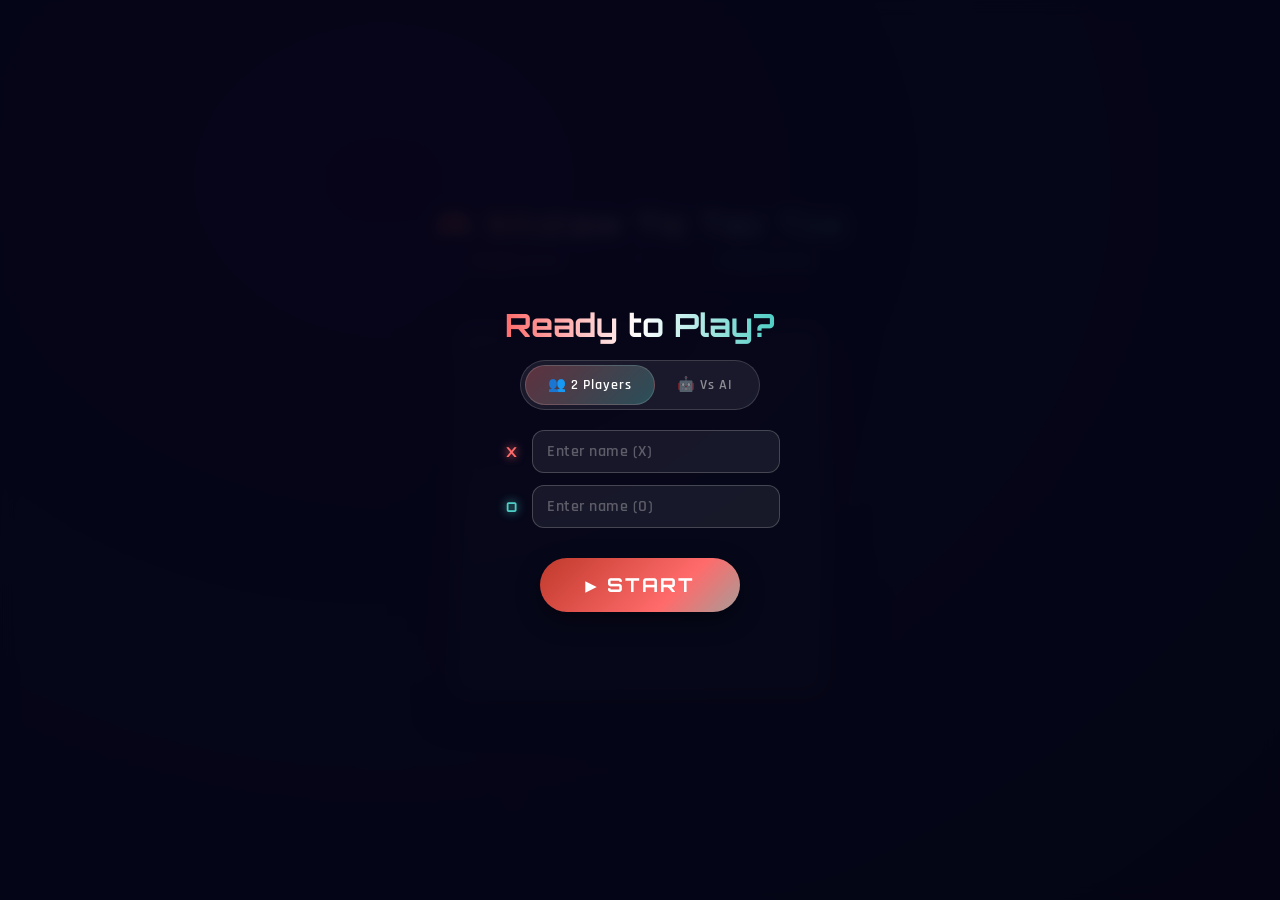
<file: tictac.html>
<!DOCTYPE html>
<html lang="en">
<head>
    <meta charset="UTF-8">
    <meta name="viewport" content="width=device-width, initial-scale=1.0">
    <title>SW Tic Tac Toe Game</title>
    <link href="https://fonts.googleapis.com/css2?family=Orbitron:wght@700;900&family=Rajdhani:wght@400;600&display=swap" rel="stylesheet">
    <style>
        :root {
          --x-color: #ff6b6b;
          --o-color: #4ecdc4;
          --bg1: #1a0533;
          --bg2: #0d1b4b;
          --glass: rgba(255,255,255,0.07);
          --glass-border: rgba(255,255,255,0.15);
        }

        * { box-sizing: border-box; }

        body {
          margin: 0;
          min-height: 100vh;
          background: radial-gradient(ellipse at 30% 20%, #2d0b5a 0%, #0d1b4b 50%, #0a0a1a 100%);
          font-family: 'Rajdhani', sans-serif;
          display: flex;
          flex-direction: column;
          align-items: center;
          justify-content: center;
          color: white;
          touch-action: manipulation;
          overflow: hidden;
        }

        /* Star field bg */
        body::before {
          content: '';
          position: fixed;
          inset: 0;
          background-image:
            radial-gradient(1px 1px at 20% 30%, rgba(255,255,255,0.6) 0%, transparent 100%),
            radial-gradient(1px 1px at 80% 10%, rgba(255,255,255,0.4) 0%, transparent 100%),
            radial-gradient(1px 1px at 55% 70%, rgba(255,255,255,0.5) 0%, transparent 100%),
            radial-gradient(1px 1px at 10% 80%, rgba(255,255,255,0.3) 0%, transparent 100%),
            radial-gradient(1px 1px at 90% 60%, rgba(255,255,255,0.4) 0%, transparent 100%),
            radial-gradient(1px 1px at 40% 90%, rgba(255,255,255,0.3) 0%, transparent 100%);
          pointer-events: none;
          z-index: 0;
        }

        h1 {
          font-family: 'Orbitron', monospace;
          font-size: 1.8rem;
          margin: 0 0 8px 0;
          letter-spacing: 2px;
          background: linear-gradient(90deg, var(--x-color), #fff, var(--o-color));
          -webkit-background-clip: text;
          -webkit-text-fill-color: transparent;
          background-clip: text;
          z-index: 2;
          text-align: center;
        }

        /* ── Score bar ── */
        .score-container {
          text-align: center;
          margin-bottom: 12px;
          z-index: 2;
          width: 340px;
        }

        #score {
          font-size: 1.1rem;
          margin-bottom: 6px;
          font-weight: 600;
          letter-spacing: 1px;
          display: flex;
          justify-content: space-between;
        }

        #score .name-x { color: var(--x-color); }
        #score .name-o { color: var(--o-color); }

        .progress-bars {
          display: flex;
          gap: 10px;
          justify-content: center;
          width: 100%;
          align-items: center;
        }

        .bar-container {
          flex: 1;
          background: rgba(0,0,0,0.4);
          border-radius: 10px;
          height: 8px;
          overflow: hidden;
        }

        .bar-fill {
          height: 100%;
          width: 0%;
          transition: width 0.5s ease-out;
          border-radius: 10px;
        }

        .bar-fill.x { background: linear-gradient(90deg, #c0392b, var(--x-color)); box-shadow: 0 0 8px var(--x-color); }
        .bar-fill.o { background: linear-gradient(90deg, #1abc9c, var(--o-color)); box-shadow: 0 0 8px var(--o-color); }

        /* Turn indicator */
        #turn-indicator {
          font-size: 1rem;
          font-weight: 600;
          margin-bottom: 8px;
          z-index: 2;
          height: 20px;
          letter-spacing: 1px;
          transition: color 0.3s;
        }

        /* ── Board ── */
        #board {
          display: grid;
          grid-template-columns: repeat(3, 110px);
          grid-template-rows: repeat(3, 110px);
          gap: 8px;
          background: var(--glass);
          border: 1px solid var(--glass-border);
          padding: 10px;
          border-radius: 20px;
          box-shadow: 0 10px 40px rgba(0,0,0,0.5), inset 0 1px 0 rgba(255,255,255,0.1);
          touch-action: none;
          position: relative;
          z-index: 2;
        }

        .cell {
          background: rgba(255,255,255,0.06);
          border: 1px solid rgba(255,255,255,0.1);
          border-radius: 14px;
          font-size: 3.2rem;
          cursor: pointer;
          display: flex;
          align-items: center;
          justify-content: center;
          transition: background 0.2s, transform 0.15s, border-color 0.2s;
          backdrop-filter: blur(10px);
          font-family: 'Orbitron', monospace;
          font-weight: 900;
        }

        .cell:hover:not([disabled]) { background: rgba(255,255,255,0.14); border-color: rgba(255,255,255,0.25); transform: scale(1.04); }
        .cell:active { transform: scale(0.95); }
        .cell.x { color: var(--x-color); text-shadow: 0 0 20px var(--x-color); }
        .cell.o { color: var(--o-color); text-shadow: 0 0 20px var(--o-color); }
        .cell.winner { background: rgba(255,255,255,0.2) !important; border-color: rgba(255,255,255,0.5) !important; animation: pulse-cell 0.6s ease-in-out 3; }

        @keyframes pulse-cell {
          0%,100% { transform: scale(1); }
          50% { transform: scale(1.08); }
        }

        @keyframes pop {
          0% { transform: scale(0) rotate(-10deg); opacity: 0; }
          70% { transform: scale(1.15) rotate(3deg); }
          100% { transform: scale(1) rotate(0deg); opacity: 1; }
        }

        .pop-in { animation: pop 0.3s cubic-bezier(0.175, 0.885, 0.32, 1.275); display: inline-block; }

        /* ── Overlay Screens ── */
        #start-screen, #game-over {
          position: fixed;
          inset: 0;
          background: rgba(5,5,20,0.92);
          backdrop-filter: blur(8px);
          display: flex;
          flex-direction: column;
          align-items: center;
          justify-content: center;
          z-index: 10;
          padding: 20px;
        }

        #start-screen h2, #game-over h2 {
          font-family: 'Orbitron', monospace;
          font-size: 2rem;
          margin-bottom: 15px;
          text-align: center;
          background: linear-gradient(90deg, var(--x-color), #fff, var(--o-color));
          -webkit-background-clip: text;
          -webkit-text-fill-color: transparent;
          background-clip: text;
        }

        #game-over p { font-size: 1.1rem; margin-bottom: 25px; opacity: 0.75; letter-spacing: 1px; }

        /* Mode switcher */
        .mode-switch {
          margin-bottom: 20px;
          display: flex;
          gap: 0;
          background: rgba(255,255,255,0.08);
          padding: 4px;
          border-radius: 30px;
          border: 1px solid var(--glass-border);
        }

        .mode-btn {
          background: transparent;
          border: none;
          color: rgba(255,255,255,0.5);
          padding: 10px 22px;
          border-radius: 25px;
          cursor: pointer;
          font-size: 0.9rem;
          font-family: 'Rajdhani', sans-serif;
          font-weight: 600;
          letter-spacing: 1px;
          transition: 0.25s;
        }

        .mode-btn.active {
          background: linear-gradient(135deg, rgba(255,107,107,0.3), rgba(78,205,196,0.3));
          color: white;
          border: 1px solid var(--glass-border);
        }

        /* Name inputs */
        .name-inputs {
          display: flex;
          flex-direction: column;
          gap: 12px;
          width: 280px;
          margin-bottom: 20px;
        }

        .name-row {
          display: flex;
          align-items: center;
          gap: 10px;
        }

        .name-label {
          font-family: 'Orbitron', monospace;
          font-size: 0.85rem;
          font-weight: 700;
          width: 22px;
          text-align: center;
          flex-shrink: 0;
        }

        .name-label.x { color: var(--x-color); text-shadow: 0 0 10px var(--x-color); }
        .name-label.o { color: var(--o-color); text-shadow: 0 0 10px var(--o-color); }

        .name-input {
          flex: 1;
          background: rgba(255,255,255,0.07);
          border: 1px solid rgba(255,255,255,0.2);
          border-radius: 12px;
          padding: 10px 14px;
          color: white;
          font-family: 'Rajdhani', sans-serif;
          font-size: 1rem;
          font-weight: 600;
          outline: none;
          transition: border-color 0.2s, background 0.2s;
          letter-spacing: 0.5px;
        }

        .name-input:focus {
          border-color: rgba(255,255,255,0.4);
          background: rgba(255,255,255,0.12);
        }

        .name-input::placeholder { color: rgba(255,255,255,0.3); }

        .diff-btn {
          display: none;
          border-radius: 20px;
          cursor: pointer;
          font-size: 0.78rem;
          font-family: 'Rajdhani', sans-serif;
          font-weight: 600;
          letter-spacing: 1px;
          transition: 0.2s;
        }

        button.action-btn {
          padding: 15px 45px;
          font-size: 1.2rem;
          font-family: 'Orbitron', monospace;
          font-weight: 700;
          background: linear-gradient(135deg, #c0392b, var(--x-color), var(--o-color), #1abc9c);
          background-size: 200% 200%;
          animation: gradient-shift 3s ease infinite;
          color: white;
          border: none;
          border-radius: 50px;
          cursor: pointer;
          margin: 10px;
          box-shadow: 0 8px 25px rgba(0,0,0,0.4);
          transition: transform 0.2s, box-shadow 0.2s;
          letter-spacing: 2px;
        }

        @keyframes gradient-shift {
          0% { background-position: 0% 50%; }
          50% { background-position: 100% 50%; }
          100% { background-position: 0% 50%; }
        }

        button.action-btn:hover { transform: translateY(-3px); box-shadow: 0 14px 35px rgba(0,0,0,0.5); }
        button.action-btn:active { transform: translateY(0); }

        #game-over { display: none; }

        /* Canvas for confetti */
        #confetti-canvas {
          position: fixed;
          top: 0; left: 0;
          pointer-events: none;
          z-index: 5;
        }

        /* AI thinking indicator */
        #ai-thinking {
          position: absolute;
          bottom: -30px;
          left: 50%;
          transform: translateX(-50%);
          font-size: 0.8rem;
          opacity: 0;
          letter-spacing: 2px;
          color: var(--o-color);
          transition: opacity 0.3s;
          white-space: nowrap;
        }

        #ai-thinking.show { opacity: 1; }

        .board-wrap { position: relative; z-index: 2; }

        @media (max-width: 500px) {
          #board { grid-template-columns: repeat(3,85px); grid-template-rows: repeat(3,85px); gap:6px; padding:8px; }
          .cell { font-size: 2.6rem; }
          h1 { font-size: 1.3rem; }
          .score-container { width: 280px; }
          #score { font-size: 0.9rem; }
        }
    </style>
</head>
<body>

<h1>🎮 Sitotaw Tic Tac Toe</h1>

<div class="score-container">
    <div id="score">
        <span class="name-x">Player X: 0</span>
        <span style="opacity:0.4">|</span>
        <span class="name-o">Player O: 0</span>
    </div>
    <div class="progress-bars">
        <div class="bar-container"><div class="bar-fill x" id="bar-x"></div></div>
        <div class="bar-container"><div class="bar-fill o" id="bar-o"></div></div>
    </div>
</div>

<div id="turn-indicator"></div>

<div class="board-wrap">
    <div id="board"></div>
    <div id="ai-thinking">⚙ AI is thinking...</div>
</div>

<canvas id="confetti-canvas"></canvas>

<!-- START SCREEN -->
<div id="start-screen">
    <h2>Ready to Play?</h2>

    <div class="mode-switch">
        <button class="mode-btn active" id="btn-pvp" onclick="setMode('pvp')">👥 2 Players</button>
        <button class="mode-btn" id="btn-ai" onclick="setMode('ai')">🤖 Vs AI</button>
    </div>

    <div class="name-inputs" id="name-inputs">
        <div class="name-row">
            <span class="name-label x">X</span>
            <input class="name-input" id="name-x" type="text" maxlength="14" placeholder="Enter name (X)" />
        </div>
        <div class="name-row">
            <span class="name-label o" id="o-label">O</span>
            <input class="name-input" id="name-o" type="text" maxlength="14" placeholder="Enter name (O)" id="name-o-input" />
        </div>
    </div>

    <button class="action-btn" onclick="startGame()">▶ START</button>
</div>

<!-- GAME OVER -->
<div id="game-over">
    <h2 id="winner-text"></h2>
    <p id="sub-text"></p>
    <button class="action-btn" onclick="startGame()">▶ PLAY AGAIN</button>
    <button class="action-btn" style="font-size:0.9rem;padding:10px 30px;background:rgba(255,255,255,0.1);animation:none;" onclick="goToMenu()">↩ MENU</button>
</div>

<script>
    // ── DOM refs ──
    const boardEl       = document.getElementById('board');
    const scoreElement  = document.getElementById('score');
    const startScreen   = document.getElementById('start-screen');
    const gameOverScreen= document.getElementById('game-over');
    const winnerText    = document.getElementById('winner-text');
    const subText       = document.getElementById('sub-text');
    const barX          = document.getElementById('bar-x');
    const barO          = document.getElementById('bar-o');
    const turnIndicator = document.getElementById('turn-indicator');
    const aiThinking    = document.getElementById('ai-thinking');

    // ── State ──
    let cells       = [];
    let currentPlayer = 'X';
    let gameActive  = false;
    let gameMode    = 'pvp';
    const winningScore = 10;
    let scores = { X: 0, O: 0 };
    let playerNames = { X: 'Player X', O: 'Player O' };

    const winningCombos = [
      [0,1,2],[3,4,5],[6,7,8],
      [0,3,6],[1,4,7],[2,5,8],
      [0,4,8],[2,4,6]
    ];

    // Load saved scores
    try {
      const saved = localStorage.getItem('tttScores');
      if (saved) scores = JSON.parse(saved);
    } catch(e) {}

    // ── Audio ──
    const audioCtx = new (window.AudioContext || window.webkitAudioContext)();

    function playSound(type) {
      if (audioCtx.state === 'suspended') audioCtx.resume();
      const osc = audioCtx.createOscillator();
      const g   = audioCtx.createGain();
      osc.connect(g); g.connect(audioCtx.destination);
      const now = audioCtx.currentTime;

      if (type === 'click') {
        osc.type = 'sine';
        osc.frequency.setValueAtTime(600, now);
        osc.frequency.exponentialRampToValueAtTime(300, now + 0.1);
        g.gain.setValueAtTime(0.1, now);
        g.gain.exponentialRampToValueAtTime(0.01, now + 0.1);
        osc.start(now); osc.stop(now + 0.1);
      } else if (type === 'win') {
        osc.type = 'triangle';
        g.gain.value = 0.18;
        osc.frequency.setValueAtTime(440, now);
        osc.frequency.setValueAtTime(554, now+0.1);
        osc.frequency.setValueAtTime(659, now+0.2);
        osc.frequency.setValueAtTime(880, now+0.3);
        g.gain.exponentialRampToValueAtTime(0.01, now+0.6);
        osc.start(now); osc.stop(now+0.6);
      } else if (type === 'champion') {
        [523,659,784,1046,784,1046].forEach((freq,i) => {
          const o2=audioCtx.createOscillator(), g2=audioCtx.createGain();
          o2.connect(g2); g2.connect(audioCtx.destination);
          o2.type='square'; o2.frequency.value=freq;
          g2.gain.value=0.1;
          g2.gain.exponentialRampToValueAtTime(0.001, now+0.2+(i*0.15));
          o2.start(now+(i*0.15)); o2.stop(now+0.2+(i*0.15));
        });
      } else if (type === 'draw') {
        osc.type = 'sawtooth';
        osc.frequency.setValueAtTime(200, now);
        osc.frequency.linearRampToValueAtTime(150, now+0.3);
        g.gain.setValueAtTime(0.1, now);
        g.gain.linearRampToValueAtTime(0.01, now+0.3);
        osc.start(now); osc.stop(now+0.3);
      }
    }

    // Unlock audio
    const unlockAudio = () => { if(audioCtx.state==='suspended') audioCtx.resume(); };
    document.addEventListener('click', unlockAudio, {once:true});
    document.addEventListener('touchstart', unlockAudio, {once:true});

    // ── Mode / Difficulty ──
    function setMode(mode) {
      gameMode = mode;
      document.getElementById('btn-pvp').classList.toggle('active', mode==='pvp');
      document.getElementById('btn-ai').classList.toggle('active', mode==='ai');
      const oInput = document.getElementById('name-o');
      oInput.placeholder = mode==='ai' ? 'AI name (optional)' : 'Enter name (O)';
    }

    function setDiff(d) {} // removed

    // ── Board ──
    function createBoard() {
      boardEl.innerHTML = '';
      cells = [];
      for (let i=0; i<9; i++) {
        const cell = document.createElement('button');
        cell.classList.add('cell');
        cell.addEventListener('click', () => makeMove(i));
        boardEl.appendChild(cell);
        cells.push(cell);
      }
      updateScoreDisplay();
    }

    function makeMove(index) {
      if (!gameActive || cells[index].textContent) return;

      cells[index].innerHTML = `<span class="pop-in">${currentPlayer}</span>`;
      cells[index].classList.add(currentPlayer.toLowerCase());
      playSound('click');

      if (checkWin()) { handleWin(); return; }
      if (cells.every(c => c.textContent)) { playSound('draw'); showGameOver("Draw! 🤝", "No point scored."); return; }

      currentPlayer = currentPlayer === 'X' ? 'O' : 'X';
      updateTurnIndicator();

      if (gameMode==='ai' && currentPlayer==='O' && gameActive) {
        // Disable board while AI thinks
        cells.forEach(c => c.style.pointerEvents='none');
        aiThinking.classList.add('show');
        const delay = 400 + Math.random()*400;
        setTimeout(() => { aiThinking.classList.remove('show'); aiMove(); cells.forEach(c => c.style.pointerEvents=''); }, delay);
      }
    }

    function handleWin() {
      // Highlight winning cells
      winningCombos.forEach(combo => {
        if (combo.every(i => cells[i].textContent.trim() === currentPlayer)) {
          combo.forEach(i => cells[i].classList.add('winner'));
        }
      });

      scores[currentPlayer]++;
      saveScore();
      updateScoreDisplay();

      if (scores[currentPlayer] >= winningScore) {
        playSound('champion'); fireConfetti();
        showGameOver(`🏆 ${playerNames[currentPlayer]} WINS THE MATCH!`, "Scores have been reset.");
        scores = {X:0,O:0}; saveScore();
      } else {
        playSound('win');
        showGameOver(`${playerNames[currentPlayer]} Wins! 🎉`, `First to ${winningScore} wins the match.`);
      }
    }

    function checkWin() {
      return winningCombos.some(combo => combo.every(i => cells[i].textContent.trim() === currentPlayer));
    }

    function updateScoreDisplay() {
      scoreElement.innerHTML = `
        <span class="name-x">${playerNames.X}: ${scores.X}</span>
        <span style="opacity:0.4">|</span>
        <span class="name-o">${playerNames.O}: ${scores.O}</span>`;
      barX.style.width = Math.min((scores.X/winningScore)*100,100)+'%';
      barO.style.width = Math.min((scores.O/winningScore)*100,100)+'%';
    }

    function updateTurnIndicator() {
      if (!gameActive) { turnIndicator.textContent=''; return; }
      const name = playerNames[currentPlayer];
      const color = currentPlayer==='X' ? 'var(--x-color)' : 'var(--o-color)';
      turnIndicator.style.color = color;
      turnIndicator.textContent = `${name}'s Turn`;
    }

    function saveScore() { try { localStorage.setItem('tttScores', JSON.stringify(scores)); } catch(e){} }

    function showGameOver(main, sub) {
      gameActive = false;
      winnerText.textContent = main;
      subText.textContent = sub;
      gameOverScreen.style.display = 'flex';
      turnIndicator.textContent = '';
    }

    function startGame() {
      // Read names
      const nx = document.getElementById('name-x').value.trim();
      const no = document.getElementById('name-o').value.trim();
      playerNames.X = nx || 'Player X';
      if (gameMode === 'ai') {
        playerNames.O = no || 'AI Bot';
      } else {
        playerNames.O = no || 'Player O';
      }

      if(audioCtx.state==='suspended') audioCtx.resume();
      createBoard();
      currentPlayer = 'X';
      gameActive = true;
      startScreen.style.display  = 'none';
      gameOverScreen.style.display = 'none';
      updateTurnIndicator();
    }

    function goToMenu() {
      gameActive = false;
      gameOverScreen.style.display = 'none';
      startScreen.style.display = 'flex';
      turnIndicator.textContent = '';
    }

    // ── AI Logic — Pure Minimax, unbeatable ──
    function aiMove() {
      if (!gameActive) return;
      const move = minimaxBestMove();
      if (move !== -1) makeMove(move);
    }

    function getBoard() {
      return cells.map(c => c.textContent.trim() || '');
    }

    function checkWinFor(board, player) {
      return winningCombos.some(([a,b,c]) => board[a]===player && board[b]===player && board[c]===player);
    }

    function minimax(board, isMaximizing, depth, alpha, beta) {
      if (checkWinFor(board, 'O')) return 10 - depth;
      if (checkWinFor(board, 'X')) return depth - 10;
      const empty = board.map((v,i) => v==='' ? i : null).filter(i=>i!==null);
      if (empty.length === 0) return 0;

      if (isMaximizing) {
        let best = -Infinity;
        for (let i of empty) {
          board[i] = 'O';
          best = Math.max(best, minimax(board, false, depth+1, alpha, beta));
          board[i] = '';
          alpha = Math.max(alpha, best);
          if (beta <= alpha) break;
        }
        return best;
      } else {
        let best = Infinity;
        for (let i of empty) {
          board[i] = 'X';
          best = Math.min(best, minimax(board, true, depth+1, alpha, beta));
          board[i] = '';
          beta = Math.min(beta, best);
          if (beta <= alpha) break;
        }
        return best;
      }
    }

    function minimaxBestMove() {
      const board = getBoard();
      const empty = board.map((v,i) => v==='' ? i : null).filter(i=>i!==null);
      let bestScore = -Infinity, bestMove = -1;
      for (let i of empty) {
        board[i] = 'O';
        const score = minimax(board, false, 0, -Infinity, Infinity);
        board[i] = '';
        if (score > bestScore) { bestScore = score; bestMove = i; }
      }
      return bestMove;
    }

    // ── Confetti ──
    const canvas = document.getElementById('confetti-canvas');
    const ctx2d  = canvas.getContext('2d');
    let particles = [];

    function resizeCanvas() { canvas.width=window.innerWidth; canvas.height=window.innerHeight; }
    window.addEventListener('resize', resizeCanvas); resizeCanvas();

    function fireConfetti() {
      particles = [];
      for (let i=0;i<150;i++) {
        particles.push({
          x: window.innerWidth/2, y: window.innerHeight/2,
          vx:(Math.random()-0.5)*18, vy:(Math.random()-0.5)*18,
          color:`hsl(${Math.random()*360},100%,55%)`,
          size:Math.random()*9+4, life:120
        });
      }
      requestAnimationFrame(updateConfetti);
    }

    function updateConfetti() {
      ctx2d.clearRect(0,0,canvas.width,canvas.height);
      particles.forEach((p,i) => {
        p.x+=p.vx; p.y+=p.vy; p.vy+=0.25; p.life--;
        ctx2d.globalAlpha = p.life/120;
        ctx2d.fillStyle=p.color;
        ctx2d.fillRect(p.x,p.y,p.size,p.size);
        if(p.life<=0) particles.splice(i,1);
      });
      ctx2d.globalAlpha=1;
      if(particles.length>0) requestAnimationFrame(updateConfetti);
    }

    // Touch multi-touch prevention
    document.addEventListener('touchstart', e=>{ if(e.touches.length>1) e.preventDefault(); }, {passive:false});
    // Android Back Button Bridge
function onBackPressed() {
    const isGameOver = gameOverScreen.style.display === 'flex';
    const onMenu     = startScreen.style.display !== 'none';

    if (isGameOver) { goToMenu(); return true; }
    if (!onMenu && gameActive) { gameActive = false; goToMenu(); return true; }
    return false;
}
</script>
</body>
</html>
</file>
